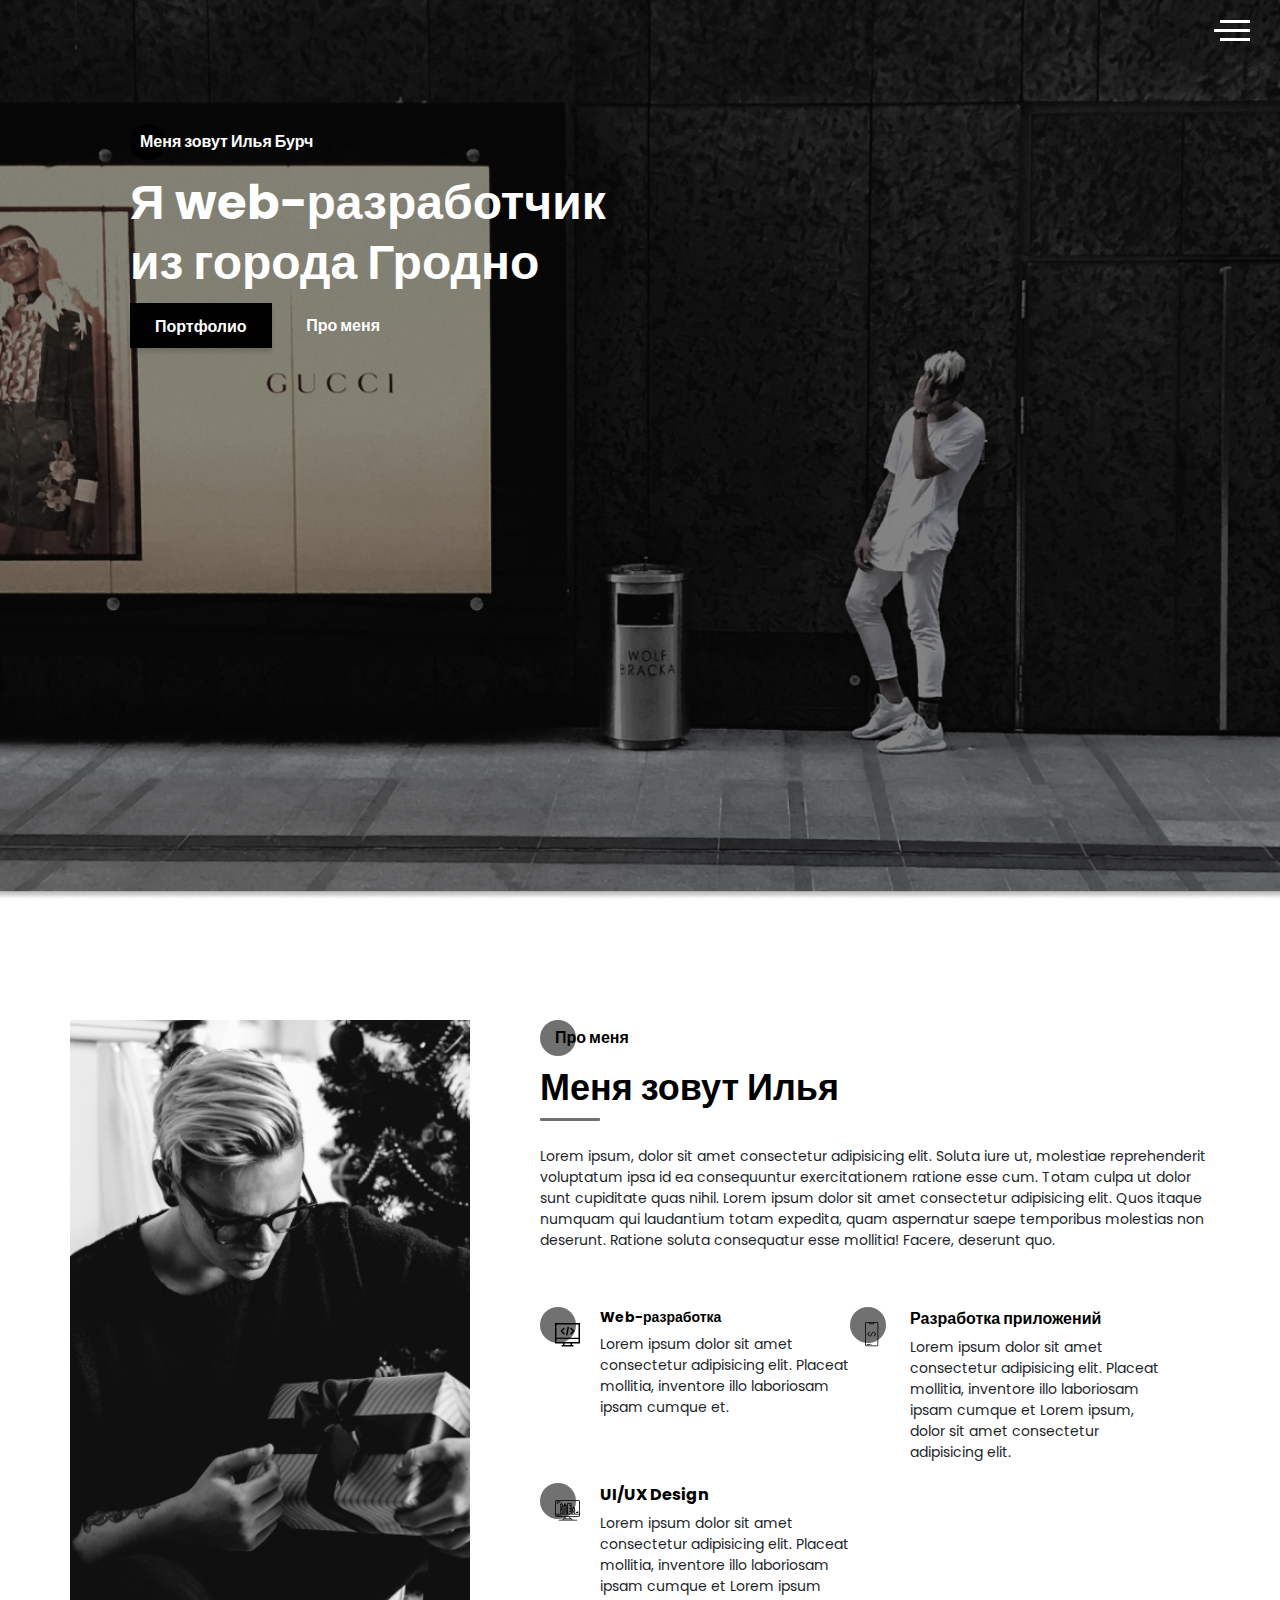
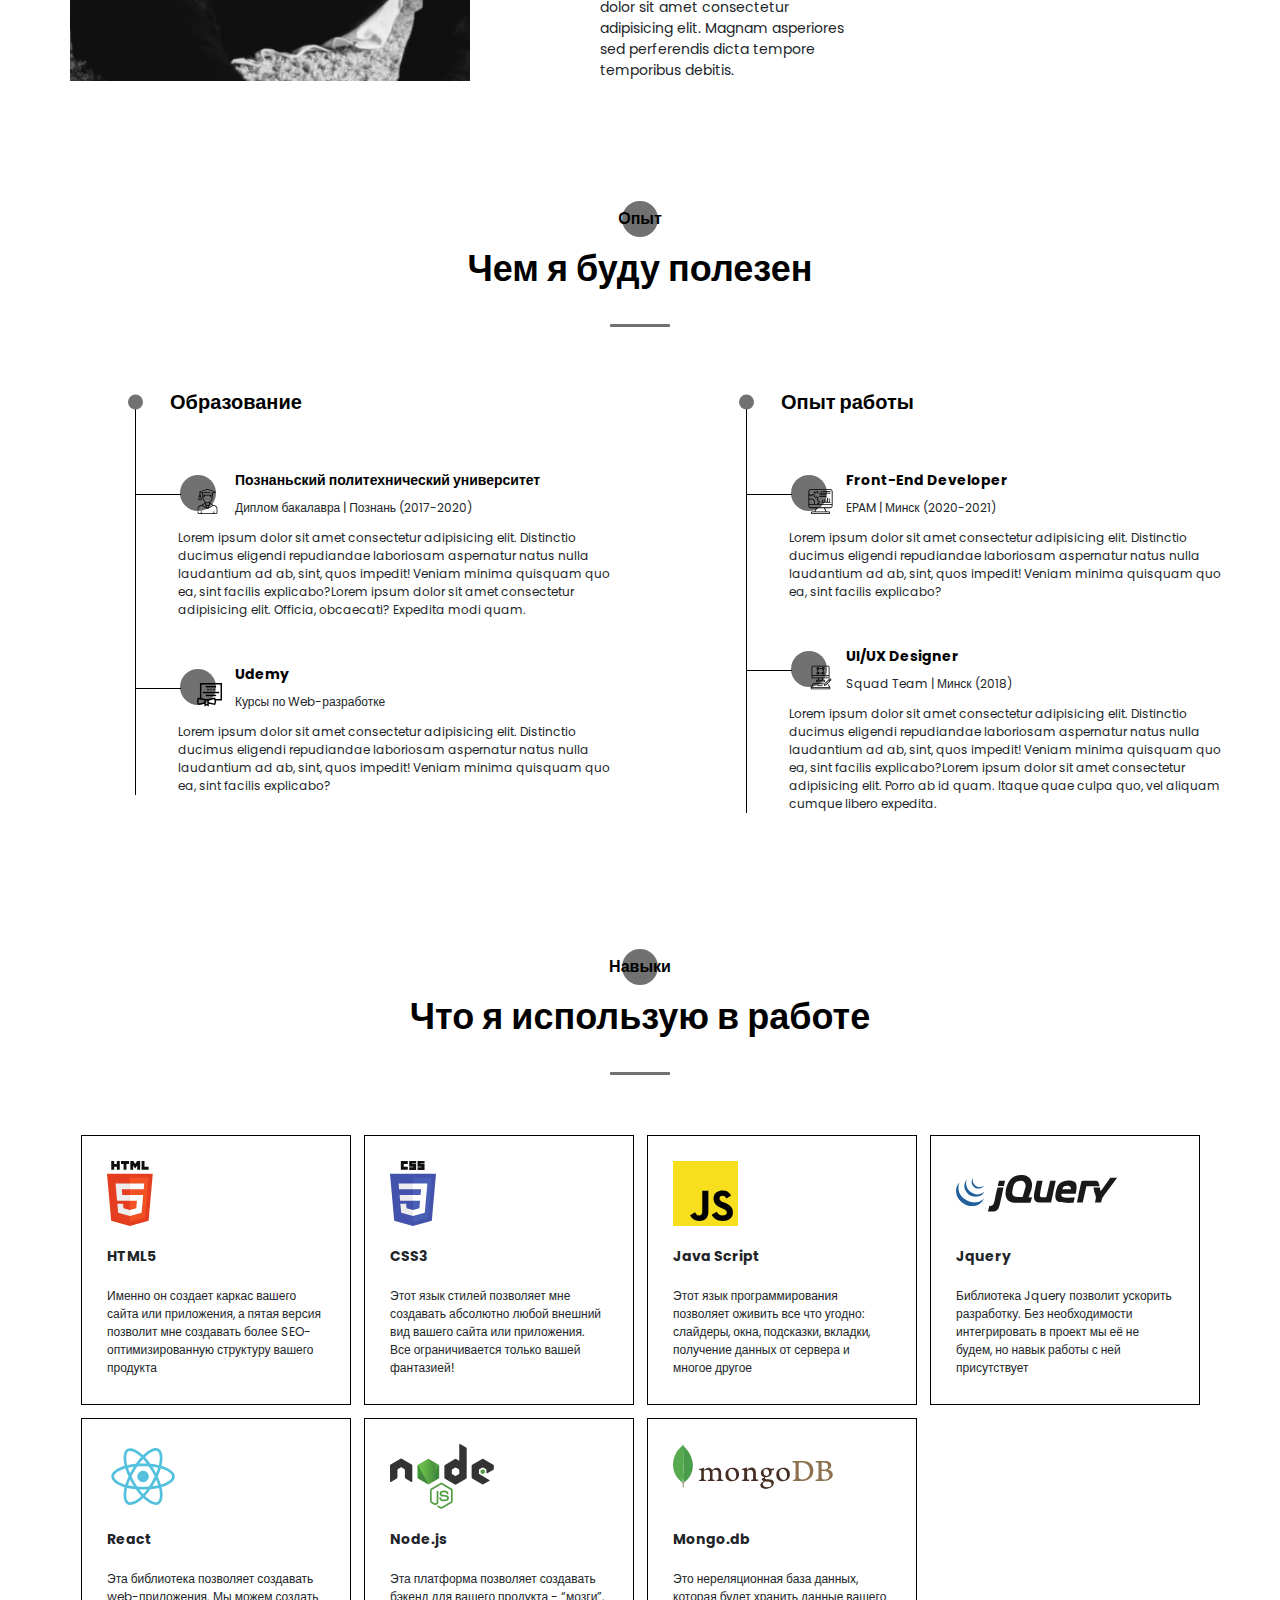
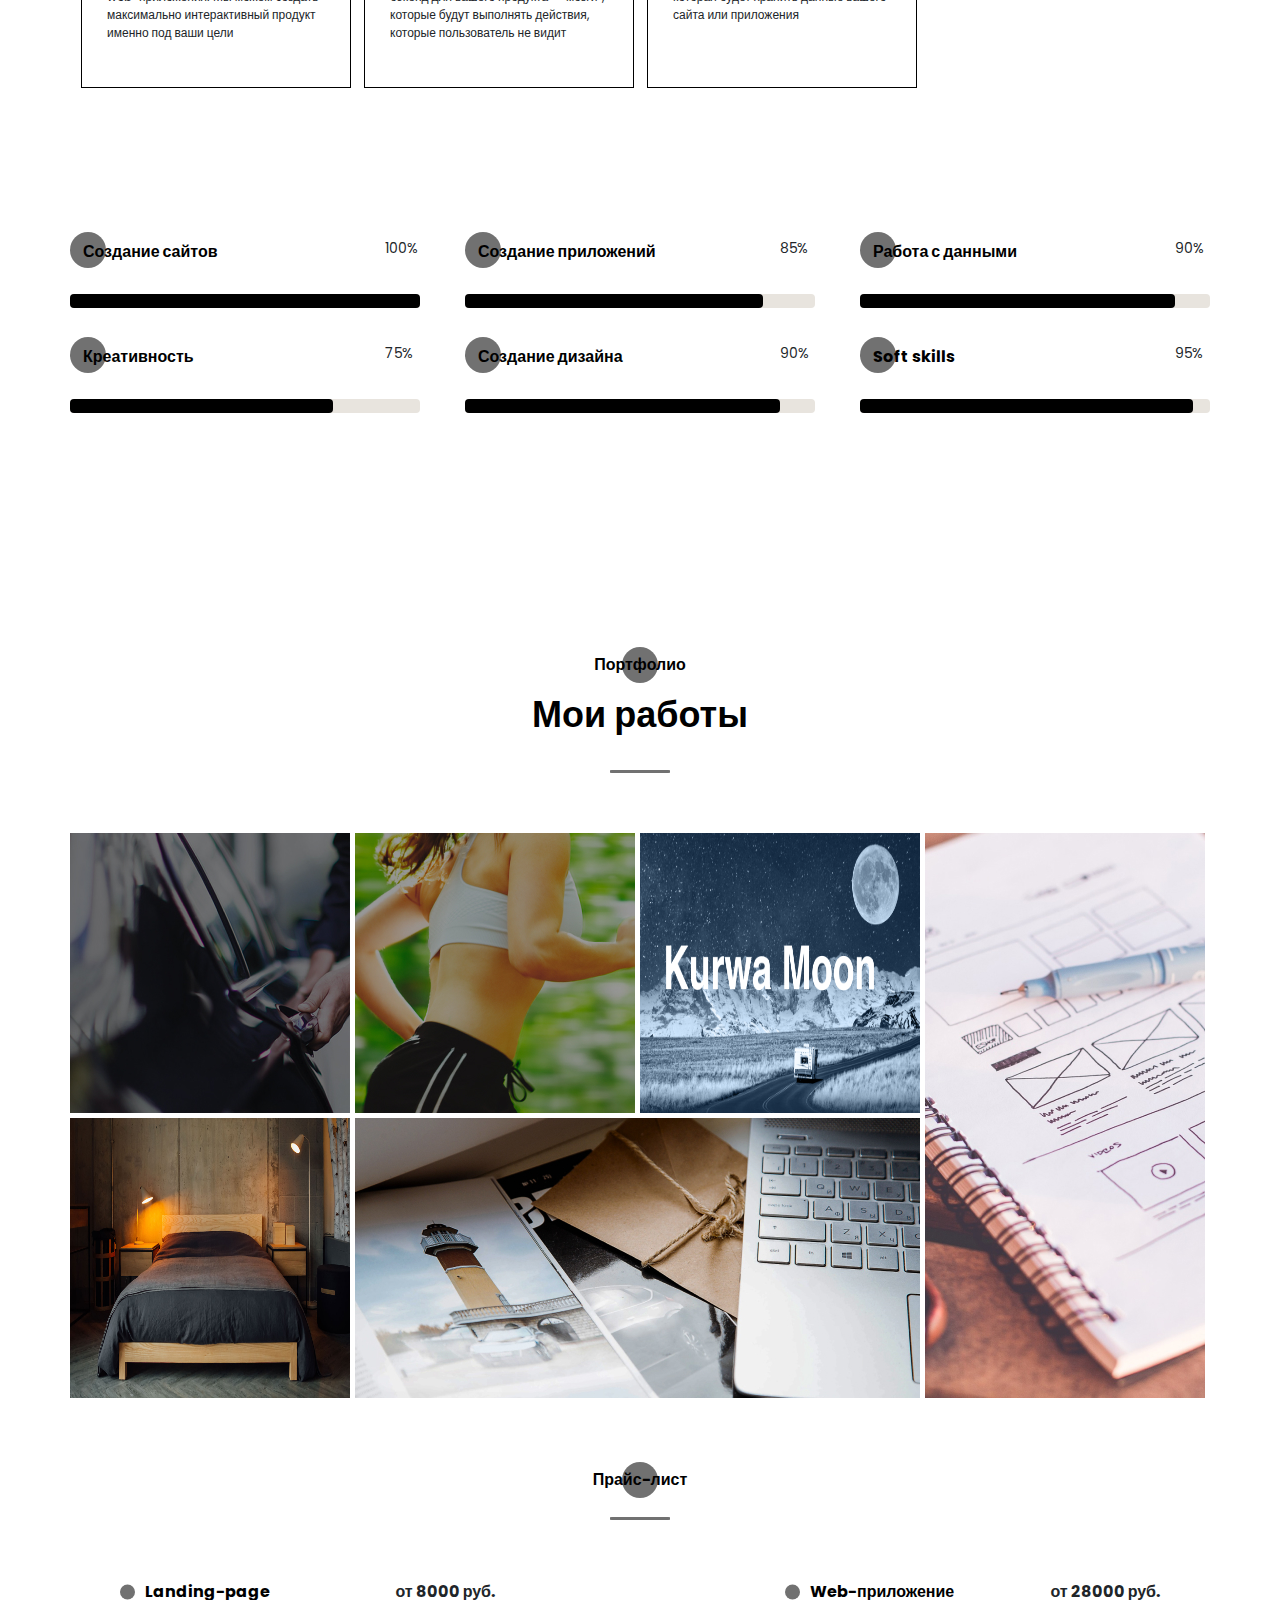
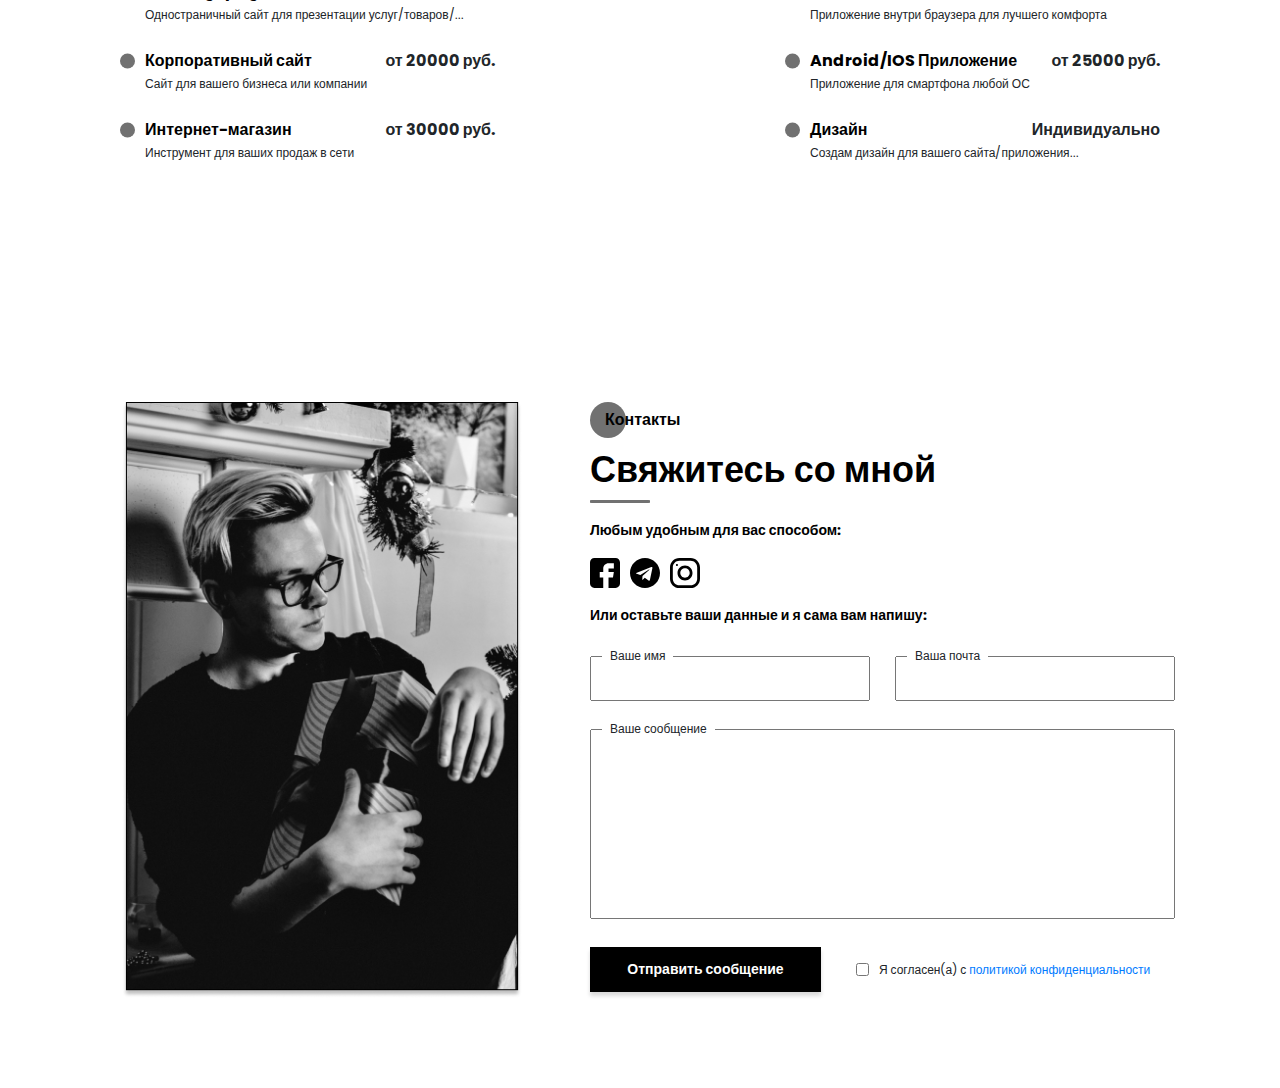
<file: index.html>
<!DOCTYPE html><html lang="ru"><head><meta charset="UTF-8"><meta name="viewport" content="width=device-width,initial-scale=1"><meta http-equiv="X-UA-Compatible" content="ie=edge"><title>KURWAGANG</title><meta name="title" content="Мое портфолио"><meta name="description" content="Здесь вы сможете ознакомиться с моими работами и
    узнать больше обо мне"><!-- Open Graph / Facebook --><meta property="og:type" content="website"><meta property="og:url" content="https://metatags.io/"><meta property="og:title" content="Мое портфолио"><meta property="og:description" content="Здесь вы сможете ознакомиться с моими работами и узнать больше обо мне"><!-- Open Graph / Facebook --><meta property="og:type" content="website"><meta property="og:url" content="https://metatags.io/"><meta property="og:title" content="Meta Tags — Preview, Edit and Generate"><meta property="og:description" content="With Meta Tags you can edit and experiment with your content then preview how your webpage will look on Google, Facebook, Twitter and more!"><meta property="og:image" content="https://metatags.io/assets/meta-tags-16a33a6a8531e519cc0936fbba0ad904e52d35f34a46c97a2c9f6f7dd7d336f2.png"><!-- Twitter --><meta property="twitter:card" content="summary_large_image"><meta property="twitter:url" content="https://metatags.io//"><meta property="twitter:title" content="Meta Tags — Preview, Edit and Generate"><meta property="twitter:description" content="With Meta Tags you can edit and experiment with your content then preview how your webpage will look on Google, Facebook, Twitter and more!"><meta property="twitter:image" content="https://metatags.io/assets/meta-tags-16a33a6a8531e519cc0936fbba0ad904e52d35f34a46c97a2c9f6f7dd7d336f2.png"><!-- Favicon  --><link rel="apple-touch-icon" sizes="57x57" href="icons/favicon//apple-icon-57x57.png"><link rel="apple-touch-icon" sizes="60x60" href="icons/favicon//apple-icon-60x60.png"><link rel="apple-touch-icon" sizes="72x72" href="icons/favicon//apple-icon-72x72.png"><link rel="apple-touch-icon" sizes="76x76" href="icons/favicon//apple-icon-76x76.png"><link rel="apple-touch-icon" sizes="114x114" href="icons/favicon//apple-icon-114x114.png"><link rel="apple-touch-icon" sizes="120x120" href="icons/favicon//apple-icon-120x120.png"><link rel="apple-touch-icon" sizes="144x144" href="icons/favicon//apple-icon-144x144.png"><link rel="apple-touch-icon" sizes="152x152" href="icons/favicon//apple-icon-152x152.png"><link rel="apple-touch-icon" sizes="180x180" href="icons/favicon//apple-icon-180x180.png"><link rel="icon" type="image/png" sizes="192x192" href="icons/favicon//android-icon-192x192.png"><link rel="icon" type="image/png" sizes="32x32" href="icons/favicon//favicon-32x32.png"><link rel="icon" type="image/png" sizes="96x96" href="icons/favicon//favicon-96x96.png"><link rel="icon" type="image/png" sizes="16x16" href="icons/favicon//favicon-16x16.png"><link rel="manifest" href="icons/favicon//manifest.json"><meta name="msapplication-TileColor" content="#ffffff"><meta name="msapplication-TileImage" content="icons/favicon//ms-icon-144x144.png"><meta name="theme-color" content="#ffffff"><link rel="stylesheet" href="css/style.min.css"></head><body><!-- Левая менюшка --><aside class="sidepanel"><a href="#" class="sidepanel__link"><svg width="20" height="20" viewBox="0 0 20 20" fill="none" xmlns="http://www.w3.org/2000/svg"><path d="M-7.46167e-07 2.92969L-1.28061e-07 17.0703C-5.74539e-08 18.6856 1.31439 20 2.92969 20L17.0703 20C18.6856 20 20 18.6856 20 17.0703L20 11.1719L12.9297 11.1719L12.9297 13.5156L9.41406 13.5156L9.41406 11.1719L7.03125 11.1719C5.09262 11.1719 3.51562 9.59488 3.51562 7.65625L3.51562 4.10156L7.03125 4.10156L7.03125 7.65625L9.41406 7.65625L9.41406 4.10156L12.9297 4.6875L12.9297 7.65625L20 7.65625L20 2.92969C20 1.31439 18.6856 -8.16774e-07 17.0703 -7.46167e-07L2.92969 -1.28061e-07C1.31439 -5.74539e-08 -8.16774e-07 1.31439 -7.46167e-07 2.92969Z" fill="white"/></svg> </a><a href="#" class="sidepanel__link"><svg width="20" height="20" viewBox="0 0 20 20" fill="none" xmlns="http://www.w3.org/2000/svg"><path d="M-6.01032e-07 6.25L-2.73196e-07 13.75C-1.22337e-07 17.2012 2.79875 20 6.25 20L13.75 20C17.2013 20 20 17.2012 20 13.75L20 6.25C20 2.79875 17.2012 -7.51891e-07 13.75 -6.01032e-07L6.25 -2.73196e-07C2.79875 -1.22337e-07 -7.51891e-07 2.79875 -6.01032e-07 6.25ZM13.75 1.875C16.1625 1.875 18.125 3.8375 18.125 6.25L18.125 13.75C18.125 16.1625 16.1625 18.125 13.75 18.125L6.25 18.125C3.8375 18.125 1.875 16.1625 1.875 13.75L1.875 6.25C1.875 3.8375 3.8375 1.875 6.25 1.875L13.75 1.875Z" fill="white"/><path d="M5 10C5 12.7612 7.23875 15 10 15C12.7613 15 15 12.7612 15 10C15 7.23875 12.7612 5 10 5C7.23875 5 5 7.23875 5 10ZM13.125 10C13.125 11.7225 11.7225 13.125 10 13.125C8.27625 13.125 6.875 11.7225 6.875 10C6.875 8.2775 8.27625 6.875 10 6.875C11.7225 6.875 13.125 8.2775 13.125 10Z" fill="white"/><path d="M5.29123 4.625C5.29123 4.25704 4.99295 3.95875 4.62499 3.95875C4.25703 3.95875 3.95874 4.25704 3.95874 4.625C3.95874 4.99296 4.25703 5.29125 4.62499 5.29125C4.99295 5.29125 5.29123 4.99296 5.29123 4.625Z" fill="white"/></svg></a><a href="#" class="sidepanel__link"><svg width="19" height="20" viewBox="0 0 19 20" fill="none" xmlns="http://www.w3.org/2000/svg"><path d="M-4.37114e-07 10C-1.95608e-07 15.525 4.36167 20 9.74107 20C14.0457 20 17.6962 17.135 18.9832 13.1625C19.0749 12.6625 18.7734 12.4792 18.5148 12.4792C18.2835 12.4792 17.6706 12.4875 16.8585 12.4917C17.4459 15.2733 15.5517 15.86 15.5517 15.86C14.4274 16.315 14.1267 16.9725 14.1267 16.9725C13.5228 17.8783 13.5352 16.9025 13.5352 16.9025C13.603 15.8983 14.5389 15.3708 14.5389 15.3708C16.0283 14.4792 15.5979 13.03 15.3493 12.4583C14.719 12.3683 14.2903 12.1108 14.0466 11.825C13.8029 14.0458 12.9652 16.38 9.23304 16.38C8.16988 16.38 7.30085 15.9925 6.61933 15.3508C6.37316 15.4633 5.3827 15.8008 4.04116 15.2633C4.04116 15.2633 3.78012 14.4258 5.03988 12.5133C4.82345 11.7133 4.71606 10.8633 4.7111 10.0133C4.71606 9.16333 4.82345 8.31333 5.03988 7.51333C3.78012 5.61333 4.04116 4.77583 4.04116 4.77583C5.3827 4.23833 6.37316 4.57583 6.61933 4.67583C7.30085 4.03833 8.16988 3.65083 9.23304 3.65083C12.9752 3.65083 13.7987 5.98833 14.0383 8.21333C14.3307 7.86333 14.928 7.53833 15.8408 7.53833C17.1444 7.53833 18.1918 7.55083 18.5082 7.55083C18.7635 7.55083 19.0683 7.37583 18.9708 6.86333C17.692 2.8625 14.0391 -6.1367e-07 9.74107 -4.25796e-07C4.36167 -1.90655e-07 -6.7851e-07 4.4775 -4.37114e-07 10Z" fill="white"/></svg></a><div class="sidepanel__divider"></div><div id="social" class="sidepanel__text"><span>Социальные сети</span></div></aside><div class="menu"><!--  Боковая менюшка  --><div class="menu__block"><div class="menu__close"><svg width="29" height="30" viewBox="0 0 29 30" fill="none" xmlns="http://www.w3.org/2000/svg"><path d="M17.1568 14.5231L28.4489 3.23075C29.1837 2.49623 29.1837 1.30861 28.4489 0.574085C27.7144 -0.160437 26.5267 -0.160437 25.7922 0.574085L14.4998 11.8665L3.20781 0.574085C2.47295 -0.160437 1.28567 -0.160437 0.551149 0.574085C-0.183717 1.30861 -0.183717 2.49623 0.551149 3.23075L11.8432 14.5231L0.551149 25.8155C-0.183717 26.55 -0.183717 27.7376 0.551149 28.4721C0.917206 28.8385 1.39852 29.0226 1.87948 29.0226C2.36045 29.0226 2.84141 28.8385 3.20781 28.4721L14.4998 17.1798L25.7922 28.4721C26.1586 28.8385 26.6396 29.0226 27.1205 29.0226C27.6015 29.0226 28.0825 28.8385 28.4489 28.4721C29.1837 27.7376 29.1837 26.55 28.4489 25.8155L17.1568 14.5231Z" fill="white" fill-opacity="0.89"/></svg></div><nav><ul class="menu__list"><li class="menu__link"><a href="#">ПРО МЕНЯ</a></li><li class="menu__link"><a href="#">МОЙ ОПЫТ</a></li><li class="menu__link"><a href="#">МОИ НАВЫКИ</a></li><li class="menu__link"><a href="#">МОИ РАБОТЫ</a></li><li class="menu__link"><a href="#">ПРАЙС-ЛИСТ</a></li><li class="menu__link"><a href="#">КОНТАКТЫ</a></li></ul></nav><div class="menu__social"><a href="#"><svg width="20" height="19" viewBox="0 0 20 19" fill="none" xmlns="http://www.w3.org/2000/svg"><path d="M10 0C4.475 0 0 4.36167 0 9.74107C0 14.0457 2.865 17.6962 6.8375 18.9832C7.3375 19.0749 7.52083 18.7734 7.52083 18.5148C7.52083 18.2835 7.5125 17.6706 7.50833 16.8585C4.72667 17.4459 4.14 15.5517 4.14 15.5517C3.685 14.4274 3.0275 14.1267 3.0275 14.1267C2.12167 13.5228 3.0975 13.5352 3.0975 13.5352C4.10167 13.603 4.62917 14.5389 4.62917 14.5389C5.52083 16.0283 6.97 15.5979 7.54167 15.3493C7.63167 14.719 7.88917 14.2903 8.175 14.0466C5.95417 13.8029 3.62 12.9652 3.62 9.23304C3.62 8.16988 4.0075 7.30085 4.64917 6.61934C4.53667 6.37316 4.19917 5.3827 4.73667 4.04116C4.73667 4.04116 5.57417 3.78012 7.48667 5.03988C8.28667 4.82345 9.13667 4.71606 9.98667 4.7111C10.8367 4.71606 11.6867 4.82345 12.4867 5.03988C14.3867 3.78012 15.2242 4.04116 15.2242 4.04116C15.7617 5.3827 15.4242 6.37316 15.3242 6.61934C15.9617 7.30085 16.3492 8.16988 16.3492 9.23304C16.3492 12.9752 14.0117 13.7987 11.7867 14.0383C12.1367 14.3307 12.4617 14.928 12.4617 15.8408C12.4617 17.1444 12.4492 18.1918 12.4492 18.5082C12.4492 18.7635 12.6242 19.0683 13.1367 18.9708C17.1375 17.692 20 14.0391 20 9.74107C20 4.36167 15.5225 0 10 0Z" fill="white"/></svg> </a><a href=""><svg width="20" height="20" viewBox="0 0 20 20" fill="none" xmlns="http://www.w3.org/2000/svg"><path d="M13.7495 0L6.24951 0C2.79826 0 -0.000488281 2.79875 -0.000488281 6.25L-0.000488281 13.75C-0.000488281 17.2012 2.79826 20 6.24951 20L13.7495 20C17.2008 20 19.9995 17.2012 19.9995 13.75L19.9995 6.25C19.9995 2.79875 17.2008 0 13.7495 0ZM18.1245 13.75C18.1245 16.1625 16.162 18.125 13.7495 18.125L6.24951 18.125C3.83701 18.125 1.87451 16.1625 1.87451 13.75L1.87451 6.25C1.87451 3.8375 3.83701 1.875 6.24951 1.875L13.7495 1.875C16.162 1.875 18.1245 3.8375 18.1245 6.25L18.1245 13.75Z" fill="white"/><path d="M9.99951 5C7.23826 5 4.99951 7.23875 4.99951 10C4.99951 12.7613 7.23826 15 9.99951 15C12.7608 15 14.9995 12.7613 14.9995 10C14.9995 7.23875 12.7608 5 9.99951 5ZM9.99951 13.125C8.27701 13.125 6.87451 11.7225 6.87451 10C6.87451 8.27625 8.27701 6.875 9.99951 6.875C11.722 6.875 13.1245 8.27625 13.1245 10C13.1245 11.7225 11.722 13.125 9.99951 13.125Z" fill="white"/><path d="M15.3745 5.29123C15.7425 5.29123 16.0408 4.99295 16.0408 4.62499C16.0408 4.25703 15.7425 3.95874 15.3745 3.95874C15.0065 3.95874 14.7083 4.25703 14.7083 4.62499C14.7083 4.99295 15.0065 5.29123 15.3745 5.29123Z" fill="white"/></svg> </a><a href="#"><svg width="20" height="20" viewBox="0 0 20 20" fill="none" xmlns="http://www.w3.org/2000/svg"><path d="M17.0698 0L2.9292 0C1.3139 0 -0.000488281 1.31439 -0.000488281 2.92969L-0.000488281 17.0703C-0.000488281 18.6856 1.3139 20 2.9292 20L8.82764 20L8.82764 12.9297L6.48389 12.9297L6.48389 9.41406L8.82764 9.41406L8.82764 7.03125C8.82764 5.09262 10.4046 3.51563 12.3433 3.51563L15.8979 3.51563L15.8979 7.03125L12.3433 7.03125L12.3433 9.41406L15.8979 9.41406L15.312 12.9297L12.3433 12.9297L12.3433 20L17.0698 20C18.6851 20 19.9995 18.6856 19.9995 17.0703L19.9995 2.92969C19.9995 1.31439 18.6851 0 17.0698 0Z" fill="white"/></svg></a></div></div><div class="menu__overlay"></div></div><section class="promo"><div class="hamburger"><span></span> <span class="long"></span> <span></span></div><div class="container"><div class="title title_fz16 promo__subtitle">Меня зовут Илья Бурч</div><h1 class="title title_fz48 promo__title animate__animated animate__fadeInUp wow" data-wow-duration="1.2s" data-wow-delay="1s">Я web-разработчик из города Гродно</h1><div class="promo__btns"><a href="#" class="promo__link btn">Портфолио</a> <a href="#" class="promo__link">Про меня</a></div></div></section><section class="about"><div class="container"><div class="about__wrapper"><div class="about__photo"><img src="img/Photo.png" alt="My photo"></div><div class="about__descr"><h2 class="title title_fz16 title_fz16_black about__title">Про меня</h2><div class="title title_fz36 title_fz36_black about__subtitle">Меня зовут Илья</div><div class="divider"></div><p class="about__text">Lorem ipsum, dolor sit amet consectetur adipisicing elit. Soluta iure ut, molestiae reprehenderit voluptatum ipsa id ea consequuntur exercitationem ratione esse cum. Totam culpa ut dolor sunt cupiditate quas nihil. Lorem ipsum dolor sit amet consectetur adipisicing elit. Quos itaque numquam qui laudantium totam expedita, quam aspernatur saepe temporibus molestias non deserunt. Ratione soluta consequatur esse mollitia! Facere, deserunt quo.</p></div><div class="about__skills"><div class="about__skills-item"><div class="about__skills-circle"><img src="icons/about_me/web_development.svg" alt="web-dev"></div><div><div class="title title_fz14 title_fz14_black">Web-разработка</div><div class="about__skills-text">Lorem ipsum dolor sit amet consectetur adipisicing elit. Placeat mollitia, inventore illo laboriosam ipsam cumque et.</div></div></div><div class="about__skills-item"><div class="about__skills-circle"><img src="icons/about_me/mobile_dev.svg" alt="mob-dev"></div><div><div class="tittle tittle_fz14 title_fz14_black">Разработка приложений</div><div class="about__skills-text">Lorem ipsum dolor sit amet consectetur adipisicing elit. Placeat mollitia, inventore illo laboriosam ipsam cumque et Lorem ipsum, dolor sit amet consectetur adipisicing elit.</div></div></div><div class="about__skills-item"><div class="about__skills-circle"><img src="icons/about_me/design.svg" alt="design"></div><div><div class="tittle tittle_fz14 title_fz14_black">UI/UX Design</div><div class="about__skills-text">Lorem ipsum dolor sit amet consectetur adipisicing elit. Placeat mollitia, inventore illo laboriosam ipsam cumque et Lorem ipsum dolor sit amet consectetur adipisicing elit. Magnam asperiores sed perferendis dicta tempore temporibus debitis.</div></div></div></div></div></div></section><section class="resume"><div class="container"><h2 class="title title_fz16 title_fz16_black resume__title animate__animated animate__fadeInUp wow" data-wow-duration="1.2s" data-wow-delay="0.8s">Опыт</h2><div class="title title_fz36 title_fz36_black resume__subtitle animate__animated animate__fadeInUp wow" data-wow-duration="1.2s" data-wow-delay="1s">Чем я буду полезен</div><div class="divider"></div><div class="resume__wrapper"><div class="resume__column animate__animated animate__fadeInUp wow" data-wow-duration="1.2s" data-wow-delay="0.7s"><h3 class="title title_fz20 title_fz20_black resume__column-title">Образование</h3><ul><li><div class="resume__item"><div class="resume__item-head"><div class="resume__item-icon"><img src="icons/experience/university.svg" alt="university"></div><h4 class="title title_fz14 title_fz14_black">Познаньский политехнический университет</h4><div class="resume__item-location">Диплом бакалавра | Познань (2017-2020)</div></div></div><div class="resume__item-body">Lorem ipsum dolor sit amet consectetur adipisicing elit. Distinctio ducimus eligendi repudiandae laboriosam aspernatur natus nulla laudantium ad ab, sint, quos impedit! Veniam minima quisquam quo ea, sint facilis explicabo?Lorem ipsum dolor sit amet consectetur adipisicing elit. Officia, obcaecati? Expedita modi quam.</div></li><li><div class="resume__item"><div class="resume__item-head"><div class="resume__item-icon"><img src="icons/experience/courses.svg" alt="dev"></div><h4 class="title title_fz14 title_fz14_black">Udemy</h4><div class="resume__item-location">Курсы по Web-разработке</div></div></div><div class="resume__item-body">Lorem ipsum dolor sit amet consectetur adipisicing elit. Distinctio ducimus eligendi repudiandae laboriosam aspernatur natus nulla laudantium ad ab, sint, quos impedit! Veniam minima quisquam quo ea, sint facilis explicabo?</div></li></ul></div><div class="resume__column"><h3 class="title title_fz20 title_fz20_black resume__column-title">Опыт работы</h3><ul><li><div class="resume__item"><div class="resume__item-head"><div class="resume__item-icon"><img src="icons/experience/developer.svg" alt="work"></div><h4 class="title title_fz14 title_fz14_black">Front-End Developer</h4><div class="resume__item-location">EPAM | Минск (2020-2021)</div></div></div><div class="resume__item-body">Lorem ipsum dolor sit amet consectetur adipisicing elit. Distinctio ducimus eligendi repudiandae laboriosam aspernatur natus nulla laudantium ad ab, sint, quos impedit! Veniam minima quisquam quo ea, sint facilis explicabo?</div></li><li><div class="resume__item"><div class="resume__item-head"><div class="resume__item-icon"><img src="icons/experience/designer.svg" alt="university"></div><h4 class="title title_fz14 title_fz14_black">UI/UX Designer</h4><div class="resume__item-location">Squad Team | Минск (2018)</div></div></div><div class="resume__item-body">Lorem ipsum dolor sit amet consectetur adipisicing elit. Distinctio ducimus eligendi repudiandae laboriosam aspernatur natus nulla laudantium ad ab, sint, quos impedit! Veniam minima quisquam quo ea, sint facilis explicabo?Lorem ipsum dolor sit amet consectetur adipisicing elit. Porro ab id quam. Itaque quae culpa quo, vel aliquam cumque libero expedita.</div></li></ul></div><div class="resume__column"></div></div></div></section><section class="skill"><div class="container"><h2 class="title title_fz16 title_fz16_black skill__title">Навыки</h2><div class="title title_fz36 title_fz36_black skill__subtitle">Что я использую в работе</div><div class="divider"></div><div class="skill__wrapper"><div class="skill__item"><div class="skill__item-icon"><img src="icons/skills/html5.svg" alt="html5"></div><div class="skill__item-title">HTML5</div><div class="skill__item-text">Именно он создает каркас вашего сайта или приложения, а пятая версия позволит мне создавать более SEO-оптимизированную структуру вашего продукта</div></div><div class="skill__item"><div class="skill__item-icon"><img src="icons/skills/css3.svg" alt="css3"></div><div class="skill__item-title">CSS3</div><div class="skill__item-text">Этот язык стилей позволяет мне создавать абсолютно любой внешний вид вашего сайта или приложения. Все ограничивается только вашей фантазией!</div></div><div class="skill__item"><div class="skill__item-icon"><img src="icons/skills/js.svg" alt="JS"></div><div class="skill__item-title">Java Script</div><div class="skill__item-text">Этот язык программирования позволяет оживить все что угодно: слайдеры, окна, подсказки, вкладки, получение данных от сервера и многое другое</div></div><div class="skill__item"><div id="jquery" class="skill__item-icon"><img src="icons/skills/jquery.svg" alt="jquery"></div><div class="skill__item-title">Jquery</div><div class="skill__item-text">Библиотека Jquery позволит ускорить разработку. Без необходимости интегрировать в проект мы её не будем, но навык работы с ней присутствует</div></div><div class="skill__item"><div class="skill__item-icon"><img src="icons/skills/react.svg" alt="react"></div><div class="skill__item-title">React</div><div class="skill__item-text">Эта библиотека позволяет создавать web-приложения. Мы можем создать максимально интерактивный продукт именно под ваши цели</div></div><div class="skill__item"><div class="skill__item-icon"><img src="icons/skills/node.js.svg" alt="node"></div><div class="skill__item-title">Node.js</div><div class="skill__item-text">Эта платформа позволяет создавать бэкенд для вашего продукта - “мозги”, которые будут выполнять действия, которые пользователь не видит</div></div><div class="skill__item"><div class="skill__item-icon"><img src="icons/skills/mongo.db.svg" alt="mongo"></div><div class="skill__item-title">Mongo.db</div><div class="skill__item-text">Это нереляционная база данных, которая будет хранить данные вашего сайта или приложения</div></div></div></div></section><div class="skills"><div class="container"><div class="skills__ratings"><div class="skills__ratings-item"><div class="title title_fz14_black skills__ratings-title">Создание сайтов</div><div class="skills__ratings-counter">100%</div><div class="skills__ratings-line"><span></span></div></div><div class="skills__ratings-item"><div class="title title_fz14_black skills__ratings-title">Создание приложений</div><div class="skills__ratings-counter">85%</div><div class="skills__ratings-line"><span></span></div></div><div class="skills__ratings-item"><div class="title title_fz14_black skills__ratings-title">Работа с данными</div><div class="skills__ratings-counter">90%</div><div class="skills__ratings-line"><span></span></div></div><div class="skills__ratings-item"><div class="title title_fz14_black skills__ratings-title">Креативность</div><div class="skills__ratings-counter">75%</div><div class="skills__ratings-line"><span></span></div></div><div class="skills__ratings-item"><div class="title title_fz14_black skills__ratings-title">Создание дизайна</div><div class="skills__ratings-counter">90%</div><div class="skills__ratings-line"><span></span></div></div><div class="skills__ratings-item"><div class="title title_fz14_black skills__ratings-title">Soft skills</div><div class="skills__ratings-counter">95%</div><div class="skills__ratings-line"><span></span></div></div></div></div></div><section class="portfolio"><div class="container"><h2 class="title title_fz16 title_fz16_black portfolio__title">Портфолио</h2><div class="title title_fz36 title_fz36_black portfolio__subtitle">Мои работы</div><div class="divider"></div><div class="portfolio__wrapper"><a href="bise_bise/bise.html" class="portfolio__item"><img src="img/works/uber.jpg" alt="uber"> </a><a href="#" class="portfolio__item"><img src="img/works/pulse.jpg" alt="pulse"> </a><a href="parallax/parallax.html" class="portfolio__item"><img src="img/works/kurwammoon.png" alt="bread"> </a><a href="#" class="portfolio__item vertical"><img src="img/works/plans.jpg" alt="plans"> </a><a href="woodtech/woodtech.html" class="portfolio__item"><img src="woodtech/images/portfolio/interior-3.jpg" alt="ipad"> </a><a href="#" class="portfolio__item horizontal"><img src="img/works/mac.jpg" alt="mac"></a></div></div></section><section class="price"><div class="container"><h2 class="title title_fz16 title_fz16_black price__title">Прайс-лист</h2><div class="divider"></div><div class="price__wrapper"><div class="price__item"><div class="title title_fz14_black price__item-title">Landing-page</div><div class="price__item-counter">от 8000 руб.</div><div class="price__item-text">Одностраничный сайт для презентации услуг/товаров/...</div></div><div class="price__item"><div class="title title_fz14_black price__item-title">Web-приложение</div><div class="price__item-counter">от 28000 руб.</div><div class="price__item-text">Приложение внутри браузера для лучшего комфорта</div></div><div class="price__item"><div class="title title_fz14_black price__item-title">Корпоративный сайт</div><div class="price__item-counter">от 20000 руб.</div><div class="price__item-text">Сайт для вашего бизнеса или компании</div></div><div class="price__item"><div class="title title_fz14_black price__item-title">Android/IOS Приложение</div><div class="price__item-counter">от 25000 руб.</div><div class="price__item-text">Приложение для смартфона любой ОС</div></div><div class="price__item"><div class="title title_fz14_black price__item-title">Интернет-магазин</div><div class="price__item-counter">от 30000 руб.</div><div class="price__item-text">Инструмент для ваших продаж в сети</div></div><div class="price__item"><div class="title title_fz14_black price__item-title">Дизайн</div><div class="price__item-counter">Индивидуально</div><div class="price__item-text">Создам дизайн для вашего сайта/приложения...</div></div></div></div></section><section class="contacts"><div class="container"><div class="contacts__wrapper"><div class="contacts__photo"><img src="img/Photo_2.png" alt="Photo2"></div><div class="contacts__descr"><div class="contacts__descr"><h2 class="title title_fz16 title_fz16_black contacts__title">Контакты</h2><div class="title title_fz36 title_fz36_black contacts__subtitle">Свяжитесь со мной</div><div class="divider"></div><div class="title title_fz14 title_fz14_black contacts__text">Любым удобным для вас способом:</div><div class="contacts__social"><a href="#" class="contacts__link"><img src="icons/social/black/Facebook.svg" alt="facebook"></a><a href="#" class="contacts__link"><img src="icons/social/black/Telegram.svg" alt="telegram"></a><a href="#" class="contacts__link"><img src="icons/social/black/Instagram.svg" alt="instagram"></a></div><div class="title title_fz14 title_fz14_black contacts__text">Или оставьте ваши данные и я сама вам напишу:</div><form action="#" class="contacts__form"><div class="contacts__input"><input required name="name" id="name" type="text"> <label for="name">Ваше имя</label></div><div class="contacts__input"><input requir ed name="email" id="email" type="text"> <label for="email">Ваша почта</label></div><div class="contacts__textarea"><textarea name="text" id="text"></textarea> <label for="text">Ваше сообщение</label></div><div class="contacts__triggers"><button class="contacts__btn btn">Отправить сообщение</button><div class="contacts__policy"><input required type="checkbox"> <span>Я согласен(а) с <a href="/policy.html">политикой конфиденциальности</a></span></div></div></form></div></div></div></div></section><script src="js/script.js"></script></body></html>
</file>
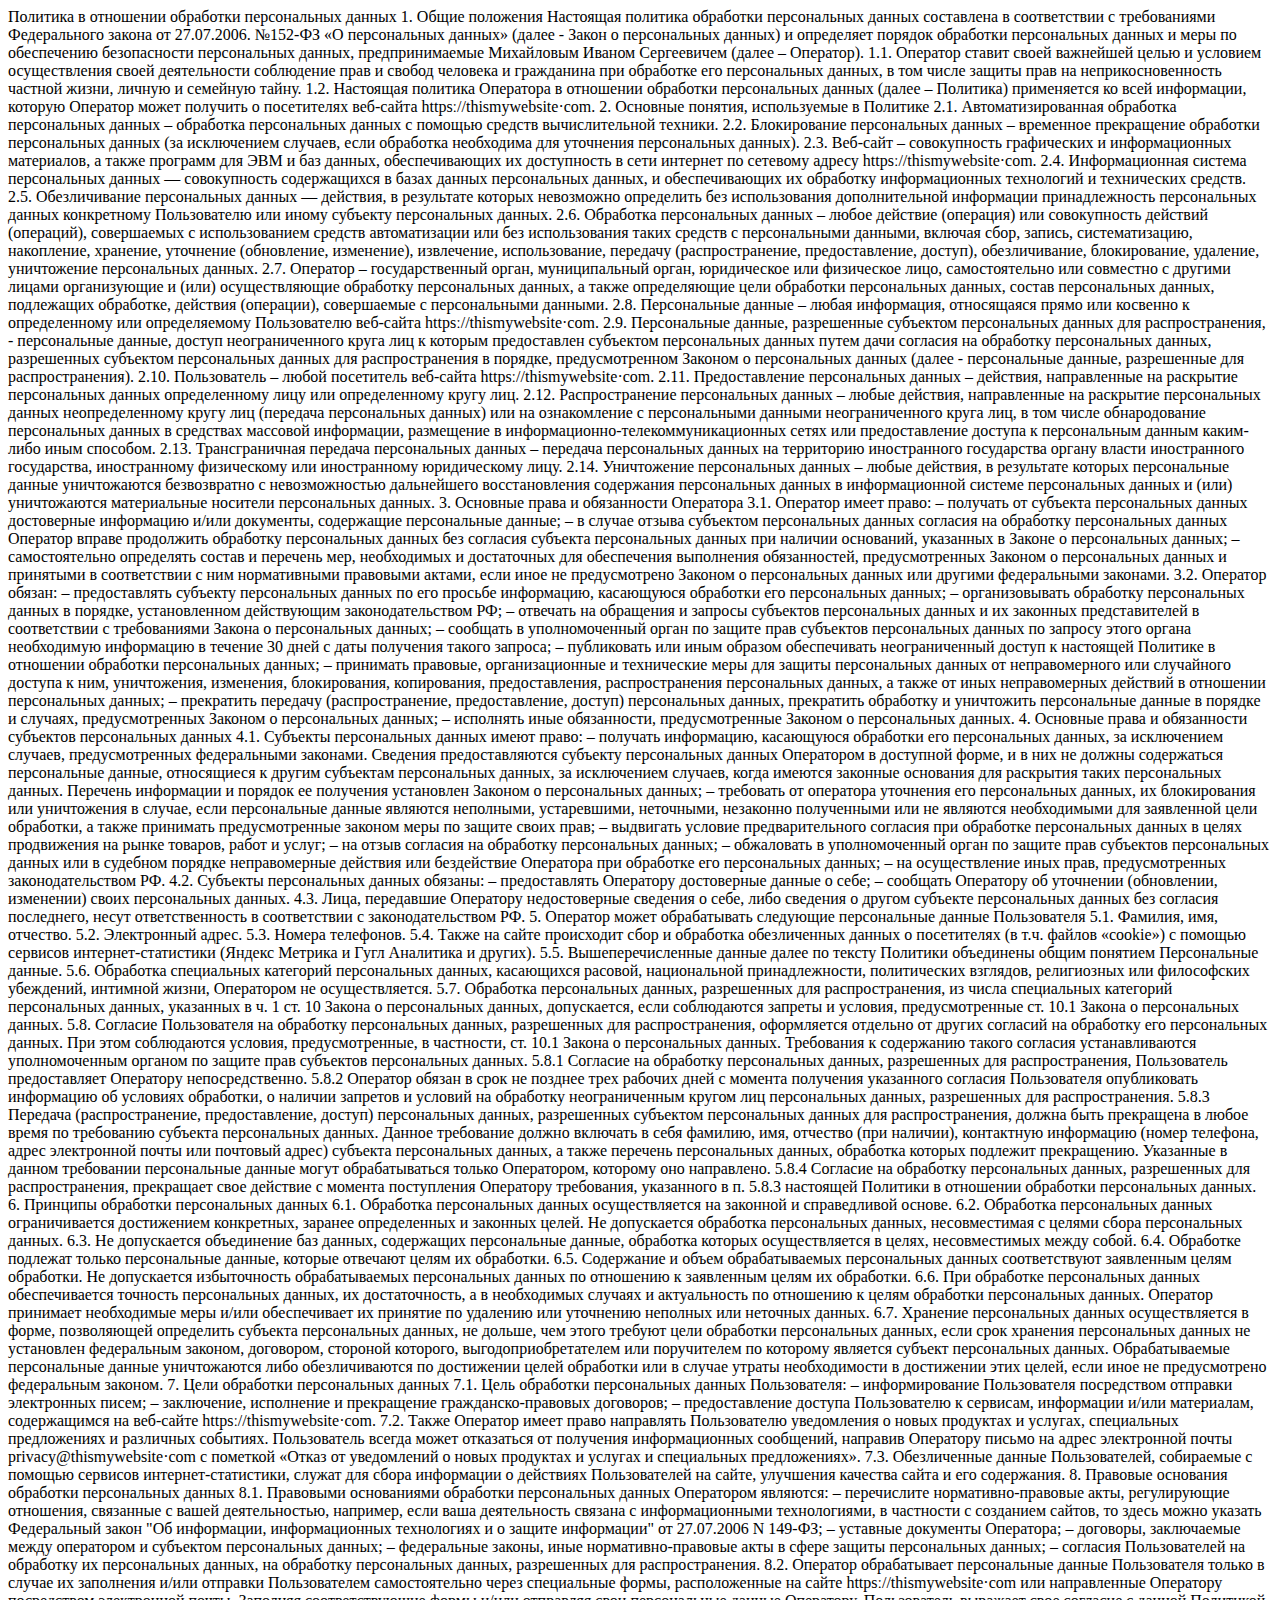
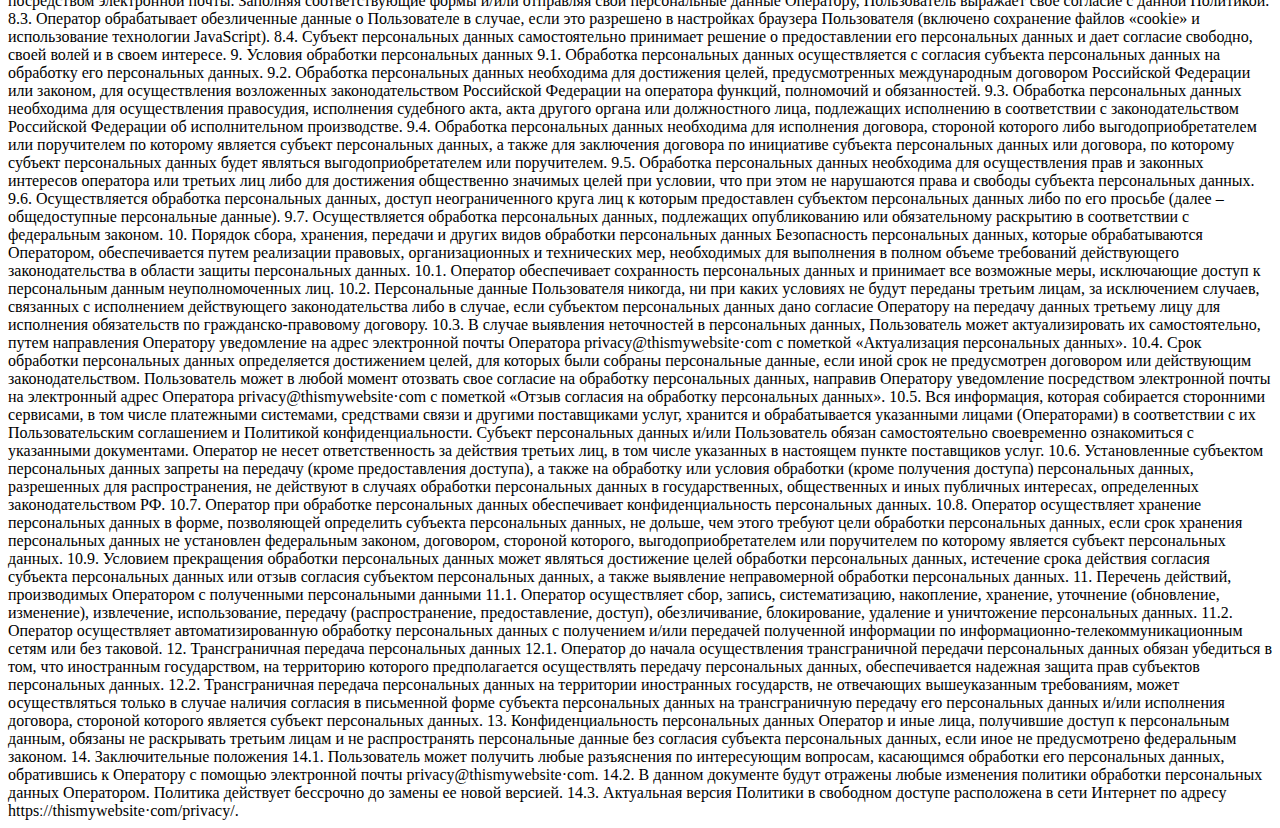
<file: policy.html>
<!DOCTYPE html><html lang="en"><head><meta charset="UTF-8"><meta http-equiv="X-UA-Compatible" content="IE=edge"><meta name="viewport" content="width=device-width,initial-scale=1"><title>Policy</title></head><body>Политика в отношении обработки персональных данных 1. Общие положения Настоящая политика обработки персональных данных составлена в соответствии с требованиями Федерального закона от 27.07.2006. №152-ФЗ «О персональных данных» (далее - Закон о персональных данных) и определяет порядок обработки персональных данных и меры по обеспечению безопасности персональных данных, предпринимаемые Михайловым Иваном Сергеевичем (далее – Оператор). 1.1. Оператор ставит своей важнейшей целью и условием осуществления своей деятельности соблюдение прав и свобод человека и гражданина при обработке его персональных данных, в том числе защиты прав на неприкосновенность частной жизни, личную и семейную тайну. 1.2. Настоящая политика Оператора в отношении обработки персональных данных (далее – Политика) применяется ко всей информации, которую Оператор может получить о посетителях веб-сайта httpsː//thismywebsite·com. 2. Основные понятия, используемые в Политике 2.1. Автоматизированная обработка персональных данных – обработка персональных данных с помощью средств вычислительной техники. 2.2. Блокирование персональных данных – временное прекращение обработки персональных данных (за исключением случаев, если обработка необходима для уточнения персональных данных). 2.3. Веб-сайт – совокупность графических и информационных материалов, а также программ для ЭВМ и баз данных, обеспечивающих их доступность в сети интернет по сетевому адресу httpsː//thismywebsite·com. 2.4. Информационная система персональных данных — совокупность содержащихся в базах данных персональных данных, и обеспечивающих их обработку информационных технологий и технических средств. 2.5. Обезличивание персональных данных — действия, в результате которых невозможно определить без использования дополнительной информации принадлежность персональных данных конкретному Пользователю или иному субъекту персональных данных. 2.6. Обработка персональных данных – любое действие (операция) или совокупность действий (операций), совершаемых с использованием средств автоматизации или без использования таких средств с персональными данными, включая сбор, запись, систематизацию, накопление, хранение, уточнение (обновление, изменение), извлечение, использование, передачу (распространение, предоставление, доступ), обезличивание, блокирование, удаление, уничтожение персональных данных. 2.7. Оператор – государственный орган, муниципальный орган, юридическое или физическое лицо, самостоятельно или совместно с другими лицами организующие и (или) осуществляющие обработку персональных данных, а также определяющие цели обработки персональных данных, состав персональных данных, подлежащих обработке, действия (операции), совершаемые с персональными данными. 2.8. Персональные данные – любая информация, относящаяся прямо или косвенно к определенному или определяемому Пользователю веб-сайта httpsː//thismywebsite·com. 2.9. Персональные данные, разрешенные субъектом персональных данных для распространения, - персональные данные, доступ неограниченного круга лиц к которым предоставлен субъектом персональных данных путем дачи согласия на обработку персональных данных, разрешенных субъектом персональных данных для распространения в порядке, предусмотренном Законом о персональных данных (далее - персональные данные, разрешенные для распространения). 2.10. Пользователь – любой посетитель веб-сайта httpsː//thismywebsite·com. 2.11. Предоставление персональных данных – действия, направленные на раскрытие персональных данных определенному лицу или определенному кругу лиц. 2.12. Распространение персональных данных – любые действия, направленные на раскрытие персональных данных неопределенному кругу лиц (передача персональных данных) или на ознакомление с персональными данными неограниченного круга лиц, в том числе обнародование персональных данных в средствах массовой информации, размещение в информационно-телекоммуникационных сетях или предоставление доступа к персональным данным каким-либо иным способом. 2.13. Трансграничная передача персональных данных – передача персональных данных на территорию иностранного государства органу власти иностранного государства, иностранному физическому или иностранному юридическому лицу. 2.14. Уничтожение персональных данных – любые действия, в результате которых персональные данные уничтожаются безвозвратно с невозможностью дальнейшего восстановления содержания персональных данных в информационной системе персональных данных и (или) уничтожаются материальные носители персональных данных. 3. Основные права и обязанности Оператора 3.1. Оператор имеет право: – получать от субъекта персональных данных достоверные информацию и/или документы, содержащие персональные данные; – в случае отзыва субъектом персональных данных согласия на обработку персональных данных Оператор вправе продолжить обработку персональных данных без согласия субъекта персональных данных при наличии оснований, указанных в Законе о персональных данных; – самостоятельно определять состав и перечень мер, необходимых и достаточных для обеспечения выполнения обязанностей, предусмотренных Законом о персональных данных и принятыми в соответствии с ним нормативными правовыми актами, если иное не предусмотрено Законом о персональных данных или другими федеральными законами. 3.2. Оператор обязан: – предоставлять субъекту персональных данных по его просьбе информацию, касающуюся обработки его персональных данных; – организовывать обработку персональных данных в порядке, установленном действующим законодательством РФ; – отвечать на обращения и запросы субъектов персональных данных и их законных представителей в соответствии с требованиями Закона о персональных данных; – сообщать в уполномоченный орган по защите прав субъектов персональных данных по запросу этого органа необходимую информацию в течение 30 дней с даты получения такого запроса; – публиковать или иным образом обеспечивать неограниченный доступ к настоящей Политике в отношении обработки персональных данных; – принимать правовые, организационные и технические меры для защиты персональных данных от неправомерного или случайного доступа к ним, уничтожения, изменения, блокирования, копирования, предоставления, распространения персональных данных, а также от иных неправомерных действий в отношении персональных данных; – прекратить передачу (распространение, предоставление, доступ) персональных данных, прекратить обработку и уничтожить персональные данные в порядке и случаях, предусмотренных Законом о персональных данных; – исполнять иные обязанности, предусмотренные Законом о персональных данных. 4. Основные права и обязанности субъектов персональных данных 4.1. Субъекты персональных данных имеют право: – получать информацию, касающуюся обработки его персональных данных, за исключением случаев, предусмотренных федеральными законами. Сведения предоставляются субъекту персональных данных Оператором в доступной форме, и в них не должны содержаться персональные данные, относящиеся к другим субъектам персональных данных, за исключением случаев, когда имеются законные основания для раскрытия таких персональных данных. Перечень информации и порядок ее получения установлен Законом о персональных данных; – требовать от оператора уточнения его персональных данных, их блокирования или уничтожения в случае, если персональные данные являются неполными, устаревшими, неточными, незаконно полученными или не являются необходимыми для заявленной цели обработки, а также принимать предусмотренные законом меры по защите своих прав; – выдвигать условие предварительного согласия при обработке персональных данных в целях продвижения на рынке товаров, работ и услуг; – на отзыв согласия на обработку персональных данных; – обжаловать в уполномоченный орган по защите прав субъектов персональных данных или в судебном порядке неправомерные действия или бездействие Оператора при обработке его персональных данных; – на осуществление иных прав, предусмотренных законодательством РФ. 4.2. Субъекты персональных данных обязаны: – предоставлять Оператору достоверные данные о себе; – сообщать Оператору об уточнении (обновлении, изменении) своих персональных данных. 4.3. Лица, передавшие Оператору недостоверные сведения о себе, либо сведения о другом субъекте персональных данных без согласия последнего, несут ответственность в соответствии с законодательством РФ. 5. Оператор может обрабатывать следующие персональные данные Пользователя 5.1. Фамилия, имя, отчество. 5.2. Электронный адрес. 5.3. Номера телефонов. 5.4. Также на сайте происходит сбор и обработка обезличенных данных о посетителях (в т.ч. файлов «cookie») с помощью сервисов интернет-статистики (Яндекс Метрика и Гугл Аналитика и других). 5.5. Вышеперечисленные данные далее по тексту Политики объединены общим понятием Персональные данные. 5.6. Обработка специальных категорий персональных данных, касающихся расовой, национальной принадлежности, политических взглядов, религиозных или философских убеждений, интимной жизни, Оператором не осуществляется. 5.7. Обработка персональных данных, разрешенных для распространения, из числа специальных категорий персональных данных, указанных в ч. 1 ст. 10 Закона о персональных данных, допускается, если соблюдаются запреты и условия, предусмотренные ст. 10.1 Закона о персональных данных. 5.8. Согласие Пользователя на обработку персональных данных, разрешенных для распространения, оформляется отдельно от других согласий на обработку его персональных данных. При этом соблюдаются условия, предусмотренные, в частности, ст. 10.1 Закона о персональных данных. Требования к содержанию такого согласия устанавливаются уполномоченным органом по защите прав субъектов персональных данных. 5.8.1 Согласие на обработку персональных данных, разрешенных для распространения, Пользователь предоставляет Оператору непосредственно. 5.8.2 Оператор обязан в срок не позднее трех рабочих дней с момента получения указанного согласия Пользователя опубликовать информацию об условиях обработки, о наличии запретов и условий на обработку неограниченным кругом лиц персональных данных, разрешенных для распространения. 5.8.3 Передача (распространение, предоставление, доступ) персональных данных, разрешенных субъектом персональных данных для распространения, должна быть прекращена в любое время по требованию субъекта персональных данных. Данное требование должно включать в себя фамилию, имя, отчество (при наличии), контактную информацию (номер телефона, адрес электронной почты или почтовый адрес) субъекта персональных данных, а также перечень персональных данных, обработка которых подлежит прекращению. Указанные в данном требовании персональные данные могут обрабатываться только Оператором, которому оно направлено. 5.8.4 Согласие на обработку персональных данных, разрешенных для распространения, прекращает свое действие с момента поступления Оператору требования, указанного в п. 5.8.3 настоящей Политики в отношении обработки персональных данных. 6. Принципы обработки персональных данных 6.1. Обработка персональных данных осуществляется на законной и справедливой основе. 6.2. Обработка персональных данных ограничивается достижением конкретных, заранее определенных и законных целей. Не допускается обработка персональных данных, несовместимая с целями сбора персональных данных. 6.3. Не допускается объединение баз данных, содержащих персональные данные, обработка которых осуществляется в целях, несовместимых между собой. 6.4. Обработке подлежат только персональные данные, которые отвечают целям их обработки. 6.5. Содержание и объем обрабатываемых персональных данных соответствуют заявленным целям обработки. Не допускается избыточность обрабатываемых персональных данных по отношению к заявленным целям их обработки. 6.6. При обработке персональных данных обеспечивается точность персональных данных, их достаточность, а в необходимых случаях и актуальность по отношению к целям обработки персональных данных. Оператор принимает необходимые меры и/или обеспечивает их принятие по удалению или уточнению неполных или неточных данных. 6.7. Хранение персональных данных осуществляется в форме, позволяющей определить субъекта персональных данных, не дольше, чем этого требуют цели обработки персональных данных, если срок хранения персональных данных не установлен федеральным законом, договором, стороной которого, выгодоприобретателем или поручителем по которому является субъект персональных данных. Обрабатываемые персональные данные уничтожаются либо обезличиваются по достижении целей обработки или в случае утраты необходимости в достижении этих целей, если иное не предусмотрено федеральным законом. 7. Цели обработки персональных данных 7.1. Цель обработки персональных данных Пользователя: – информирование Пользователя посредством отправки электронных писем; – заключение, исполнение и прекращение гражданско-правовых договоров; – предоставление доступа Пользователю к сервисам, информации и/или материалам, содержащимся на веб-сайте httpsː//thismywebsite·com. 7.2. Также Оператор имеет право направлять Пользователю уведомления о новых продуктах и услугах, специальных предложениях и различных событиях. Пользователь всегда может отказаться от получения информационных сообщений, направив Оператору письмо на адрес электронной почты privacy@thismywebsite·com с пометкой «Отказ от уведомлений о новых продуктах и услугах и специальных предложениях». 7.3. Обезличенные данные Пользователей, собираемые с помощью сервисов интернет-статистики, служат для сбора информации о действиях Пользователей на сайте, улучшения качества сайта и его содержания. 8. Правовые основания обработки персональных данных 8.1. Правовыми основаниями обработки персональных данных Оператором являются: – перечислите нормативно-правовые акты, регулирующие отношения, связанные с вашей деятельностью, например, если ваша деятельность связана с информационными технологиями, в частности с созданием сайтов, то здесь можно указать Федеральный закон "Об информации, информационных технологиях и о защите информации" от 27.07.2006 N 149-ФЗ; – уставные документы Оператора; – договоры, заключаемые между оператором и субъектом персональных данных; – федеральные законы, иные нормативно-правовые акты в сфере защиты персональных данных; – согласия Пользователей на обработку их персональных данных, на обработку персональных данных, разрешенных для распространения. 8.2. Оператор обрабатывает персональные данные Пользователя только в случае их заполнения и/или отправки Пользователем самостоятельно через специальные формы, расположенные на сайте httpsː//thismywebsite·com или направленные Оператору посредством электронной почты. Заполняя соответствующие формы и/или отправляя свои персональные данные Оператору, Пользователь выражает свое согласие с данной Политикой. 8.3. Оператор обрабатывает обезличенные данные о Пользователе в случае, если это разрешено в настройках браузера Пользователя (включено сохранение файлов «cookie» и использование технологии JavaScript). 8.4. Субъект персональных данных самостоятельно принимает решение о предоставлении его персональных данных и дает согласие свободно, своей волей и в своем интересе. 9. Условия обработки персональных данных 9.1. Обработка персональных данных осуществляется с согласия субъекта персональных данных на обработку его персональных данных. 9.2. Обработка персональных данных необходима для достижения целей, предусмотренных международным договором Российской Федерации или законом, для осуществления возложенных законодательством Российской Федерации на оператора функций, полномочий и обязанностей. 9.3. Обработка персональных данных необходима для осуществления правосудия, исполнения судебного акта, акта другого органа или должностного лица, подлежащих исполнению в соответствии с законодательством Российской Федерации об исполнительном производстве. 9.4. Обработка персональных данных необходима для исполнения договора, стороной которого либо выгодоприобретателем или поручителем по которому является субъект персональных данных, а также для заключения договора по инициативе субъекта персональных данных или договора, по которому субъект персональных данных будет являться выгодоприобретателем или поручителем. 9.5. Обработка персональных данных необходима для осуществления прав и законных интересов оператора или третьих лиц либо для достижения общественно значимых целей при условии, что при этом не нарушаются права и свободы субъекта персональных данных. 9.6. Осуществляется обработка персональных данных, доступ неограниченного круга лиц к которым предоставлен субъектом персональных данных либо по его просьбе (далее – общедоступные персональные данные). 9.7. Осуществляется обработка персональных данных, подлежащих опубликованию или обязательному раскрытию в соответствии с федеральным законом. 10. Порядок сбора, хранения, передачи и других видов обработки персональных данных Безопасность персональных данных, которые обрабатываются Оператором, обеспечивается путем реализации правовых, организационных и технических мер, необходимых для выполнения в полном объеме требований действующего законодательства в области защиты персональных данных. 10.1. Оператор обеспечивает сохранность персональных данных и принимает все возможные меры, исключающие доступ к персональным данным неуполномоченных лиц. 10.2. Персональные данные Пользователя никогда, ни при каких условиях не будут переданы третьим лицам, за исключением случаев, связанных с исполнением действующего законодательства либо в случае, если субъектом персональных данных дано согласие Оператору на передачу данных третьему лицу для исполнения обязательств по гражданско-правовому договору. 10.3. В случае выявления неточностей в персональных данных, Пользователь может актуализировать их самостоятельно, путем направления Оператору уведомление на адрес электронной почты Оператора privacy@thismywebsite·com с пометкой «Актуализация персональных данных». 10.4. Срок обработки персональных данных определяется достижением целей, для которых были собраны персональные данные, если иной срок не предусмотрен договором или действующим законодательством. Пользователь может в любой момент отозвать свое согласие на обработку персональных данных, направив Оператору уведомление посредством электронной почты на электронный адрес Оператора privacy@thismywebsite·com с пометкой «Отзыв согласия на обработку персональных данных». 10.5. Вся информация, которая собирается сторонними сервисами, в том числе платежными системами, средствами связи и другими поставщиками услуг, хранится и обрабатывается указанными лицами (Операторами) в соответствии с их Пользовательским соглашением и Политикой конфиденциальности. Субъект персональных данных и/или Пользователь обязан самостоятельно своевременно ознакомиться с указанными документами. Оператор не несет ответственность за действия третьих лиц, в том числе указанных в настоящем пункте поставщиков услуг. 10.6. Установленные субъектом персональных данных запреты на передачу (кроме предоставления доступа), а также на обработку или условия обработки (кроме получения доступа) персональных данных, разрешенных для распространения, не действуют в случаях обработки персональных данных в государственных, общественных и иных публичных интересах, определенных законодательством РФ. 10.7. Оператор при обработке персональных данных обеспечивает конфиденциальность персональных данных. 10.8. Оператор осуществляет хранение персональных данных в форме, позволяющей определить субъекта персональных данных, не дольше, чем этого требуют цели обработки персональных данных, если срок хранения персональных данных не установлен федеральным законом, договором, стороной которого, выгодоприобретателем или поручителем по которому является субъект персональных данных. 10.9. Условием прекращения обработки персональных данных может являться достижение целей обработки персональных данных, истечение срока действия согласия субъекта персональных данных или отзыв согласия субъектом персональных данных, а также выявление неправомерной обработки персональных данных. 11. Перечень действий, производимых Оператором с полученными персональными данными 11.1. Оператор осуществляет сбор, запись, систематизацию, накопление, хранение, уточнение (обновление, изменение), извлечение, использование, передачу (распространение, предоставление, доступ), обезличивание, блокирование, удаление и уничтожение персональных данных. 11.2. Оператор осуществляет автоматизированную обработку персональных данных с получением и/или передачей полученной информации по информационно-телекоммуникационным сетям или без таковой. 12. Трансграничная передача персональных данных 12.1. Оператор до начала осуществления трансграничной передачи персональных данных обязан убедиться в том, что иностранным государством, на территорию которого предполагается осуществлять передачу персональных данных, обеспечивается надежная защита прав субъектов персональных данных. 12.2. Трансграничная передача персональных данных на территории иностранных государств, не отвечающих вышеуказанным требованиям, может осуществляться только в случае наличия согласия в письменной форме субъекта персональных данных на трансграничную передачу его персональных данных и/или исполнения договора, стороной которого является субъект персональных данных. 13. Конфиденциальность персональных данных Оператор и иные лица, получившие доступ к персональным данным, обязаны не раскрывать третьим лицам и не распространять персональные данные без согласия субъекта персональных данных, если иное не предусмотрено федеральным законом. 14. Заключительные положения 14.1. Пользователь может получить любые разъяснения по интересующим вопросам, касающимся обработки его персональных данных, обратившись к Оператору с помощью электронной почты privacy@thismywebsite·com. 14.2. В данном документе будут отражены любые изменения политики обработки персональных данных Оператором. Политика действует бессрочно до замены ее новой версией. 14.3. Актуальная версия Политики в свободном доступе расположена в сети Интернет по адресу httpsː//thismywebsite·com/privacy/.</body></html>
</file>
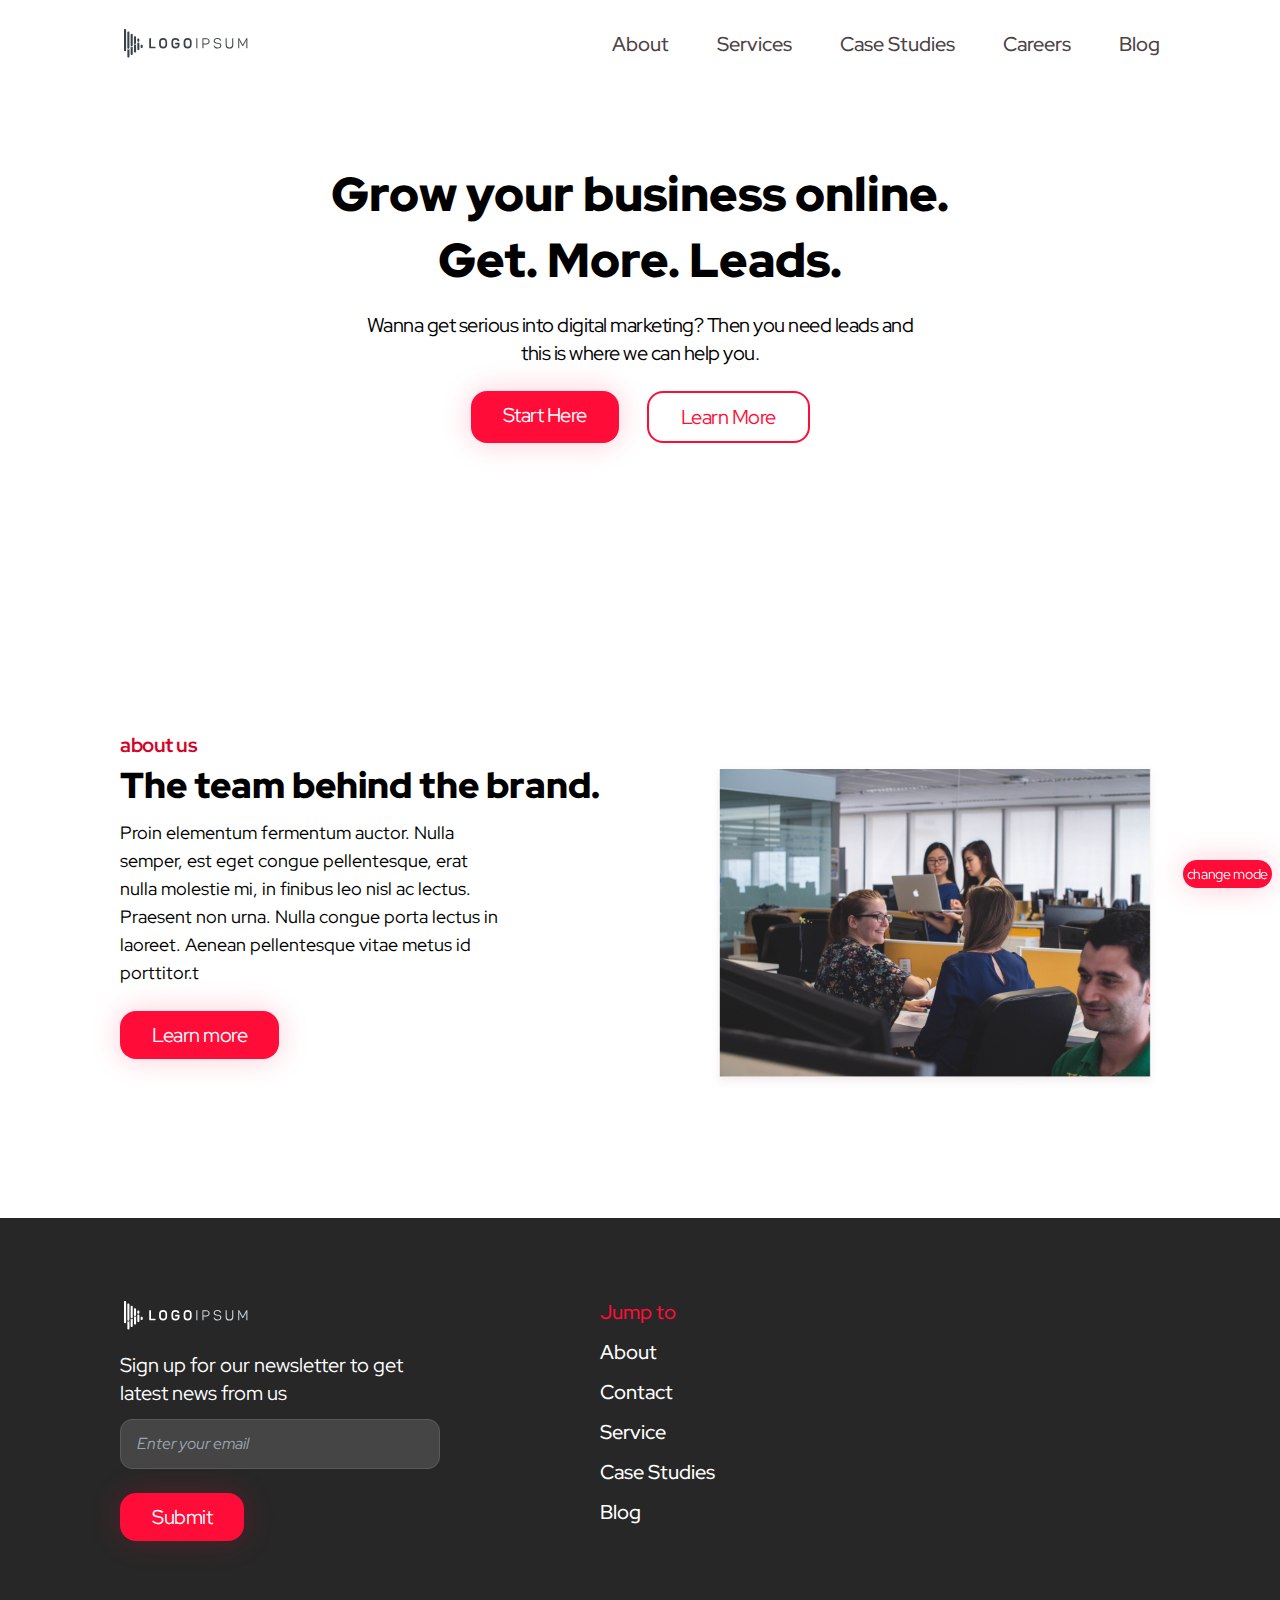
<file: bise_bise/bise.html>
<!DOCTYPE html>
<html lang="en">
	<head>
		<meta charset="UTF-8">
		<meta http-equiv="X-UA-Compatible" content="IE=edge">
		<meta name="viewport" content="width=device-width, initial-scale=1.0">
		<title>Kurwa Tailwind</title>
		<link rel="stylesheet" href="index.ebeadb08.css">
		<link rel="preconnect" href="https://fonts.googleapis.com">
		<link rel="preconnect" href="https://fonts.gstatic.com" crossorigin="">
		<link href="https://fonts.googleapis.com/css2?family=Red+Hat+Display:wght@400;500;700;900&display=swap" rel="stylesheet">
	</head>
	<body class="dark:bg-slate-900">
		<header>
			<div class="container">
				<nav class="flex justify-between items-center pt-[26px]">
					<a href="#">
						<svg width="132" height="35" viewbox="0 0 132 35" fill="none" xmlns="http://www.w3.org/2000/svg">
							<path class="dark:fill-white" d="M30.52 12.25C30.88 12.25 31 12.38 31 12.73V20.65H35.07C35.42 20.65 35.55 20.78 35.55 21.13V21.83C35.55 22.18 35.42 22.31 35.07 22.31H29.71C29.36 22.31 29.22 22.18 29.22 21.83V12.73C29.22 12.38 29.36 12.25 29.71 12.25H30.52Z" fill="#394149"></path>
							<path class="dark:fill-white" d="M39.1 15.74C39.1 13.43 40.56 12.04 43.1 12.04C45.64 12.04 47.1 13.43 47.1 15.74V18.82C47.1 21.13 45.63 22.52 43.1 22.52C40.57 22.52 39.1 21.13 39.1 18.82V15.74ZM45.42 15.74C45.42 14.44 44.61 13.74 43.15 13.74C41.69 13.74 40.89 14.45 40.89 15.74V18.84C40.89 20.15 41.69 20.84 43.15 20.84C44.61 20.84 45.42 20.12 45.42 18.84V15.74Z" fill="#394149"></path>
							<path class="dark:fill-white" d="M59.01 16.8C59.4 16.8 59.49 16.93 59.49 17.28V19.18C59.5006 19.6275 59.4109 20.0718 59.2275 20.4801C59.044 20.8885 58.7716 21.2506 58.43 21.54C57.5817 22.2155 56.5121 22.5506 55.43 22.48C52.84 22.48 51.43 21.09 51.43 18.78V15.68C51.43 13.4 52.89 12 55.43 12C57.43 12 58.73 12.79 59.28 14.37C59.3108 14.4294 59.3273 14.4951 59.3282 14.5619C59.3291 14.6288 59.3144 14.695 59.2853 14.7551C59.2562 14.8153 59.2134 14.8679 59.1604 14.9087C59.1074 14.9494 59.0456 14.9773 58.98 14.99L58.2 15.26C57.86 15.38 57.72 15.31 57.6 14.96C57.4343 14.5329 57.131 14.1731 56.738 13.9377C56.345 13.7023 55.8848 13.6045 55.43 13.66C53.96 13.66 53.16 14.37 53.16 15.66V18.84C53.16 20.15 53.97 20.84 55.43 20.84C56.89 20.84 57.79 20.17 57.79 19.19V18.45H55.62C55.26 18.45 55.13 18.31 55.13 17.96V17.28C55.13 16.93 55.26 16.8 55.62 16.8H59.01Z" fill="#394149"></path>
							<path class="dark:fill-white" d="M63.62 15.74C63.62 13.43 65.08 12.04 67.62 12.04C70.16 12.04 71.62 13.43 71.62 15.74V18.82C71.62 21.13 70.15 22.52 67.62 22.52C65.09 22.52 63.62 21.13 63.62 18.82V15.74ZM69.93 15.74C69.93 14.44 69.12 13.74 67.67 13.74C66.22 13.74 65.4 14.45 65.4 15.74V18.84C65.4 20.15 66.21 20.84 67.67 20.84C69.13 20.84 69.93 20.12 69.93 18.84V15.74Z" fill="#394149"></path>
							<path class="dark:fill-white" d="M76.33 12.54C76.33 12.32 76.4 12.25 76.62 12.25H77.08C77.3 12.25 77.35 12.32 77.35 12.54V22.02C77.35 22.24 77.35 22.31 77.08 22.31H76.62C76.4 22.31 76.33 22.24 76.33 22.02V12.54Z" fill="#394149"></path>
							<path class="dark:fill-white" d="M86.46 12.25C87.2928 12.25 88.0914 12.5808 88.6803 13.1697C89.2692 13.7585 89.6 14.5572 89.6 15.39C89.6 16.2228 89.2692 17.0215 88.6803 17.6103C88.0914 18.1992 87.2928 18.53 86.46 18.53H83.46V22.02C83.46 22.24 83.41 22.31 83.2 22.31H82.73C82.52 22.31 82.44 22.24 82.44 22.02V12.54C82.44 12.32 82.52 12.25 82.73 12.25H86.46ZM86.37 17.54C86.6563 17.54 86.9398 17.4836 87.2043 17.3741C87.4687 17.2645 87.7091 17.1039 87.9115 16.9015C88.1139 16.6991 88.2745 16.4587 88.3841 16.1943C88.4936 15.9298 88.55 15.6463 88.55 15.36C88.55 15.0737 88.4936 14.7902 88.3841 14.5257C88.2745 14.2613 88.1139 14.0209 87.9115 13.8185C87.7091 13.6161 87.4687 13.4555 87.2043 13.3459C86.9398 13.2364 86.6563 13.18 86.37 13.18H83.37V17.54H86.37Z" fill="#394149"></path>
							<path class="dark:fill-white" d="M97.41 12.05C98.1821 11.9648 98.961 12.1309 99.6312 12.5236C100.301 12.9164 100.827 13.5148 101.13 14.23C101.21 14.39 101.13 14.52 100.97 14.6L100.53 14.8C100.35 14.87 100.28 14.86 100.17 14.67C99.9434 14.1392 99.5539 13.6942 99.0577 13.3994C98.5616 13.1046 97.9845 12.9752 97.41 13.03C95.72 13.03 94.8 13.7 94.8 14.9C94.7902 15.2667 94.9133 15.6247 95.1468 15.9077C95.3802 16.1907 95.7081 16.3798 96.07 16.44C96.6078 16.6154 97.1655 16.7229 97.73 16.76C98.4133 16.7964 99.0874 16.9346 99.73 17.17C100.223 17.3259 100.647 17.6465 100.931 18.0781C101.215 18.5097 101.342 19.0259 101.29 19.54C101.29 21.41 99.93 22.54 97.43 22.54C96.61 22.6338 95.7826 22.4438 95.0857 22.0016C94.3888 21.5595 93.8644 20.8918 93.6 20.11C93.5823 20.0744 93.5728 20.0353 93.572 19.9955C93.5712 19.9557 93.5793 19.9163 93.5955 19.88C93.6117 19.8437 93.6358 19.8114 93.666 19.7855C93.6961 19.7595 93.7316 19.7406 93.77 19.73L94.21 19.57C94.2446 19.5558 94.2819 19.549 94.3193 19.55C94.3567 19.551 94.3935 19.5598 94.4274 19.5758C94.4612 19.5918 94.4914 19.6146 94.5159 19.6429C94.5405 19.6712 94.5589 19.7042 94.57 19.74C94.7937 20.3049 95.1915 20.7839 95.7057 21.1076C96.2199 21.4312 96.8239 21.5827 97.43 21.54C99.32 21.54 100.25 20.88 100.25 19.54C100.268 19.1878 100.16 18.8407 99.9454 18.5605C99.7312 18.2804 99.4245 18.0853 99.08 18.01C98.5626 17.8557 98.029 17.7617 97.49 17.73L96.41 17.59C96.072 17.5183 95.7382 17.4281 95.41 17.32C95.0858 17.2221 94.7836 17.0625 94.52 16.85C94.2547 16.6098 94.0456 16.3142 93.9073 15.9841C93.7691 15.654 93.7051 15.2976 93.72 14.94C93.79 13.19 95.1 12.05 97.41 12.05Z" fill="#394149"></path>
							<path class="dark:fill-white" d="M106.68 18.89C106.722 19.5972 107.033 20.2615 107.549 20.7472C108.065 21.2329 108.747 21.5033 109.455 21.5033C110.163 21.5033 110.845 21.2329 111.361 20.7472C111.877 20.2615 112.187 19.5972 112.23 18.89V12.54C112.23 12.32 112.3 12.25 112.52 12.25H112.98C113.2 12.25 113.27 12.32 113.27 12.54V18.88C113.27 21.15 111.93 22.52 109.46 22.52C106.99 22.52 105.65 21.15 105.65 18.88V12.54C105.65 12.32 105.72 12.25 105.93 12.25H106.4C106.61 12.25 106.68 12.32 106.68 12.54V18.89Z" fill="#394149"></path>
							<path class="dark:fill-white" d="M127.07 12.25C127.29 12.25 127.36 12.32 127.36 12.54V22.02C127.36 22.24 127.29 22.31 127.07 22.31H126.65C126.44 22.31 126.37 22.24 126.37 22.02V16.25C126.37 15.4105 126.427 14.5719 126.54 13.74H126.48C126.168 14.5007 125.803 15.2391 125.39 15.95L123.24 19.74C123.214 19.8058 123.168 19.862 123.109 19.9013C123.05 19.9405 122.981 19.961 122.91 19.96H122.63C122.558 19.9604 122.488 19.9397 122.427 19.9007C122.367 19.8616 122.319 19.8058 122.29 19.74L120.11 15.91C119.723 15.2093 119.389 14.4806 119.11 13.73H119.05C119.152 14.5695 119.206 15.4143 119.21 16.26V22.02C119.21 22.24 119.14 22.31 118.92 22.31H118.53C118.31 22.31 118.24 22.24 118.24 22.02V12.54C118.24 12.32 118.31 12.25 118.53 12.25H118.89C118.972 12.2424 119.055 12.2603 119.126 12.3015C119.198 12.3427 119.255 12.4051 119.29 12.48L122.79 18.7L126.27 12.54C126.38 12.33 126.44 12.3 126.66 12.3L127.07 12.25Z" fill="#394149"></path>
							<path class="dark:fill-white" d="M12.73 20.79V28.02C12.73 28.2972 12.6199 28.563 12.4239 28.7589C12.228 28.9549 11.9622 29.065 11.685 29.065C11.4079 29.065 11.1421 28.9549 10.9461 28.7589C10.7501 28.563 10.64 28.2972 10.64 28.02V20.8C10.931 21.0125 11.2798 21.1311 11.64 21.14C12.0326 21.1512 12.4173 21.0277 12.73 20.79ZM21.63 18.7C21.3648 18.7 21.1104 18.8054 20.9229 18.9929C20.7354 19.1804 20.63 19.4348 20.63 19.7V20.96C20.63 21.2372 20.7401 21.503 20.9361 21.6989C21.132 21.8949 21.3978 22.005 21.675 22.005C21.9522 22.005 22.218 21.8949 22.4139 21.6989C22.6099 21.503 22.72 21.2372 22.72 20.96V19.75C22.7278 19.6066 22.7046 19.4632 22.652 19.3296C22.5994 19.196 22.5187 19.0752 22.4152 18.9756C22.3118 18.876 22.1881 18.7998 22.0527 18.7522C21.9172 18.7047 21.773 18.6869 21.63 18.7ZM8.37 23.53C8.01017 23.5192 7.66183 23.4008 7.37 23.19V30.44C7.37 30.7185 7.48062 30.9856 7.67754 31.1825C7.87445 31.3794 8.14152 31.49 8.42 31.49C8.69848 31.49 8.96555 31.3794 9.16246 31.1825C9.35938 30.9856 9.47 30.7185 9.47 30.44V23.24C9.14345 23.4511 8.75816 23.5527 8.37 23.53ZM18.37 16.53C18.2345 16.5232 18.0991 16.5441 17.9719 16.5913C17.8448 16.6385 17.7286 16.7111 17.6303 16.8046C17.5321 16.8982 17.454 17.0107 17.4006 17.1354C17.3473 17.2601 17.3198 17.3944 17.32 17.53V23.1C17.32 23.3785 17.4306 23.6456 17.6275 23.8425C17.8245 24.0394 18.0915 24.15 18.37 24.15C18.6485 24.15 18.9156 24.0394 19.1125 23.8425C19.3094 23.6456 19.42 23.3785 19.42 23.1V17.6C19.428 17.4557 19.4046 17.3114 19.3514 17.177C19.2982 17.0426 19.2166 16.9213 19.112 16.8215C19.0074 16.7217 18.8825 16.6457 18.7458 16.5989C18.6091 16.552 18.4638 16.5353 18.32 16.55L18.37 16.53ZM15.05 18.67C14.6733 18.6674 14.3067 18.5487 14 18.33V25.6C14 25.8785 14.1106 26.1456 14.3075 26.3425C14.5045 26.5394 14.7715 26.65 15.05 26.65C15.3285 26.65 15.5955 26.5394 15.7925 26.3425C15.9894 26.1456 16.1 25.8785 16.1 25.6V18.34C15.7828 18.5763 15.3955 18.6995 15 18.69L15.05 18.67ZM6.1 24.24V3.93C6.09737 3.68243 5.99717 3.44591 5.82117 3.27178C5.64517 3.09765 5.40758 2.99999 5.16 3H4.94C4.69242 2.99999 4.45483 3.09765 4.27883 3.27178C4.10283 3.44591 4.00263 3.68243 4 3.93V24.24C4 24.4893 4.09904 24.7284 4.27532 24.9047C4.4516 25.081 4.6907 25.18 4.94 25.18H5.16C5.40931 25.18 5.6484 25.081 5.82468 24.9047C6.00097 24.7284 6.1 24.4893 6.1 24.24ZM8.48 22.76H8.26C8.0107 22.76 7.7716 22.661 7.59532 22.4847C7.41904 22.3084 7.32 22.0693 7.32 21.82V6.35C7.32264 6.10244 7.42283 5.8659 7.59883 5.69178C7.77483 5.51765 8.01242 5.41999 8.26 5.42H8.48C8.72758 5.41999 8.96517 5.51765 9.14117 5.69178C9.31717 5.8659 9.41737 6.10244 9.42 6.35V21.84C9.42 22.0893 9.32096 22.3284 9.14468 22.5047C8.9684 22.681 8.7293 22.78 8.48 22.78V22.76ZM11.79 20.38H11.56C11.3134 20.38 11.0768 20.282 10.9024 20.1076C10.728 19.9332 10.63 19.6967 10.63 19.45V8.75C10.6287 8.62703 10.6518 8.50502 10.6979 8.39103C10.744 8.27704 10.8123 8.17334 10.8988 8.08592C10.9853 7.9985 11.0883 7.9291 11.2018 7.88174C11.3153 7.83438 11.437 7.80999 11.56 7.81H11.79C12.0376 7.81264 12.2741 7.91283 12.4482 8.08883C12.6224 8.26483 12.72 8.50242 12.72 8.75V19.45C12.72 19.6967 12.622 19.9332 12.4476 20.1076C12.2732 20.282 12.0367 20.38 11.79 20.38ZM15.1 17.93H14.89C14.6424 17.93 14.4048 17.8324 14.2288 17.6582C14.0528 17.4841 13.9526 17.2476 13.95 17V11.24C13.9418 11.1116 13.96 10.9829 14.0036 10.8618C14.0471 10.7408 14.1151 10.6299 14.2032 10.5362C14.2913 10.4424 14.3977 10.3678 14.5159 10.3168C14.634 10.2659 14.7613 10.2397 14.89 10.24H15.11C15.3593 10.24 15.5984 10.339 15.7747 10.5153C15.951 10.6916 16.05 10.9307 16.05 11.18V16.98C16.0513 17.1043 16.028 17.2276 15.9813 17.3428C15.9347 17.458 15.8657 17.5628 15.7782 17.6512C15.6908 17.7395 15.5868 17.8096 15.472 17.8575C15.3573 17.9054 15.2343 17.93 15.11 17.93H15.1ZM18.42 15.78H18.2C17.9507 15.78 17.7116 15.681 17.5353 15.5047C17.359 15.3284 17.26 15.0893 17.26 14.84V13.35C17.2626 13.1024 17.3628 12.8659 17.5388 12.6918C17.7148 12.5176 17.9524 12.42 18.2 12.42H18.42C18.6676 12.42 18.9052 12.5176 19.0812 12.6918C19.2572 12.8659 19.3574 13.1024 19.36 13.35V14.84C19.36 15.0876 19.2624 15.3252 19.0882 15.5012C18.9141 15.6772 18.6776 15.7774 18.43 15.78H18.42Z" fill="#394149"></path>
						</svg>
					</a>
					<ul class="flex gap-12 md:hidden">
						<li>
							<a href="#" class="dark:text-white lg:text-base font-medium text-xl text-lightblack hover:text-darkred hover:text-[22px] transition-all">About</a>
						</li>
						<li>
							<a href="#" class="dark:text-white lg:text-base font-medium text-xl text-lightblack hover:text-darkred hover:text-[22px] transition-all">Services</a>
						</li>
						<li>
							<a href="#" class="dark:text-white lg:text-base font-medium text-xl text-lightblack hover:text-darkred hover:text-[22px] transition-all">Case Studies</a>
						</li>
						<li>
							<a href="#" class="dark:text-white lg:text-base font-medium text-xl text-lightblack hover:text-darkred hover:text-[22px] transition-all">Careers</a>
						</li>
						<li>
							<a href="#" class="dark:text-white lg:text-base font-medium text-xl text-lightblack hover:text-darkred hover:text-[22px] transition-all">Blog</a>
						</li>
					</ul>

					<ul id="menu" class="menu hidden absolute left-6 right-6 top-24 bg-lightred flex-col items-center">
						<li><a href="#" class="block py-4 text-white">About</a></li>
						<li><a href="#" class="block py-4 text-white">Services</a></li>
						<li><a href="#" class="block py-4 text-white">Case Studies</a></li>
						<li><a href="#" class="block py-4 text-white">Careers</a></li>
						<li><a href="#" class="block py-4 text-white">Blog</a></li>
					</ul>

					<!-- BURGER -->
					<button class="burger hidden md:block">
						<span class="burger-line top-line"></span>
						<span class="burger-line mid-line"></span>
						<span class="burger-line bottom-line"></span>
					</button>
				</nav>
			</div>
		</header>
		<main>
			<section id="hero">
				<div class="container">
					<h1 class="dark:text-white font-black text-5xl pt-[100px] max-w-2xl text-center mx-auto leading-snug lg:text-4xl lg:pt-16 md:text-3xl md:max-w-full md:pt-12 sm:pt-10 sm:text-2xl">Grow your business online. Get. More. Leads.</h1>
					<p class="dark:text-gray-500 text-xl tracking-tight max-w-xl mx-auto text-center mt-[18px] md:text-lg md:mt-4 sm:mt-2 sm:text-base">Wanna get serious into digital marketing? Then you need leads and this is where we can help you.</p>

					<div class="flex justify-center gap-7 sm:flex-col sm:gap-0 sm:mt-4">
						<a href="#" class="btn sm:mt-4 sm:text-base sm:max-w-full sm:text-center">Start Here</a>
						<a href="#" class="dark:text-white inline-block mt-6 py-[10px] px-8 rounded-2xl text-lightred text-xl tracking-tight border-2 border-lightred sm:text-center sm:mt-4 sm:text-base">Learn More</a>
					</div>
				</div>
			</section>

			<section id="about">
				<div class="container">
					<div class="flex justify-between pb-32 mt-40 lg:flex-col lg:mt-20 lg:pb-24 md:mt-10 sm:mt-8">
						<div class="flex flex-col w-1/2 mt-32 lg:w-full">
							<div class="text-darkred font-bold text-xl tracking-tight">about us</div>
							<h2 class="dark:text-white mt-[2px] font-black text-4xl leading-[48px] lg:text-3xl sm:text-2xl">The team behind the brand.</h2>
							<p class="dark:text-gray-500 mt-[10px] max-w-sm text-lg lg:max-w-full sm:text-base">
								Proin elementum fermentum auctor. Nulla semper, est eget congue pellentesque, erat nulla molestie mi, in finibus leo nisl ac lectus. Praesent non urna. Nulla congue porta lectus in laoreet. Aenean pellentesque vitae metus id porttitor.t
							</p>
							<a href="#" class="btn sm:max-w-full sm:text-center sm:text-base">Learn more</a>
						</div>
						<div class="flex flex-col w-[450px] mt-40 lg:w-full lg:mt-6">
							<img src="about.b718f128.jpg" alt="about" class=" ">
						</div>
					</div>
				</div>
			</section>
		</main>

		<footer class="bg-darkgray py-20 md:py-10">
			<div class="container">
				<div class="flex gap-40 md:flex-col md:gap-10">
					<div class="max-w-xs md:max-w-full">
						<a href="#"><img src="footer_logo.ac15cc40.svg" alt="footer_logo"></a>
						<p class="mt-[18px] text-white text-xl">Sign up for our newsletter to get latest news from us</p>
						<input class="mt-3 bg-[#454545] flex w-full py-3 px-4 rounded-xl border-[1px] border-[#595959] text-white focus:outline-none focus:border-lightred placeholder:italic" type="text" placeholder="Enter your email">
						<button class="btn">Submit</button>
					</div>
					<div>
						<div class="text-lightred text-xl font-medium">Jump to</div>
						<ul class="mt-2">
							<li class="mt-3"><a href="#" class="text-white text-xl font-medium">About</a></li>
							<li class="mt-3"><a href="#" class="text-white text-xl font-medium">Contact</a></li>
							<li class="mt-3"><a href="#" class="text-white text-xl font-medium">Service</a></li>
							<li class="mt-3"><a href="#" class="text-white text-xl font-medium">Case Studies</a></li>
							<li class="mt-3"><a href="#" class="text-white text-xl font-medium">Blog</a></li>
						</ul>
					</div>
				</div>
			</div>
		</footer>
		<button id="mode" class="btnmode fixed right-2 bottom-2 text-sm">change mode</button>
		<script src="index.aa69868b.js"></script>
	</body>
</html>
</file>
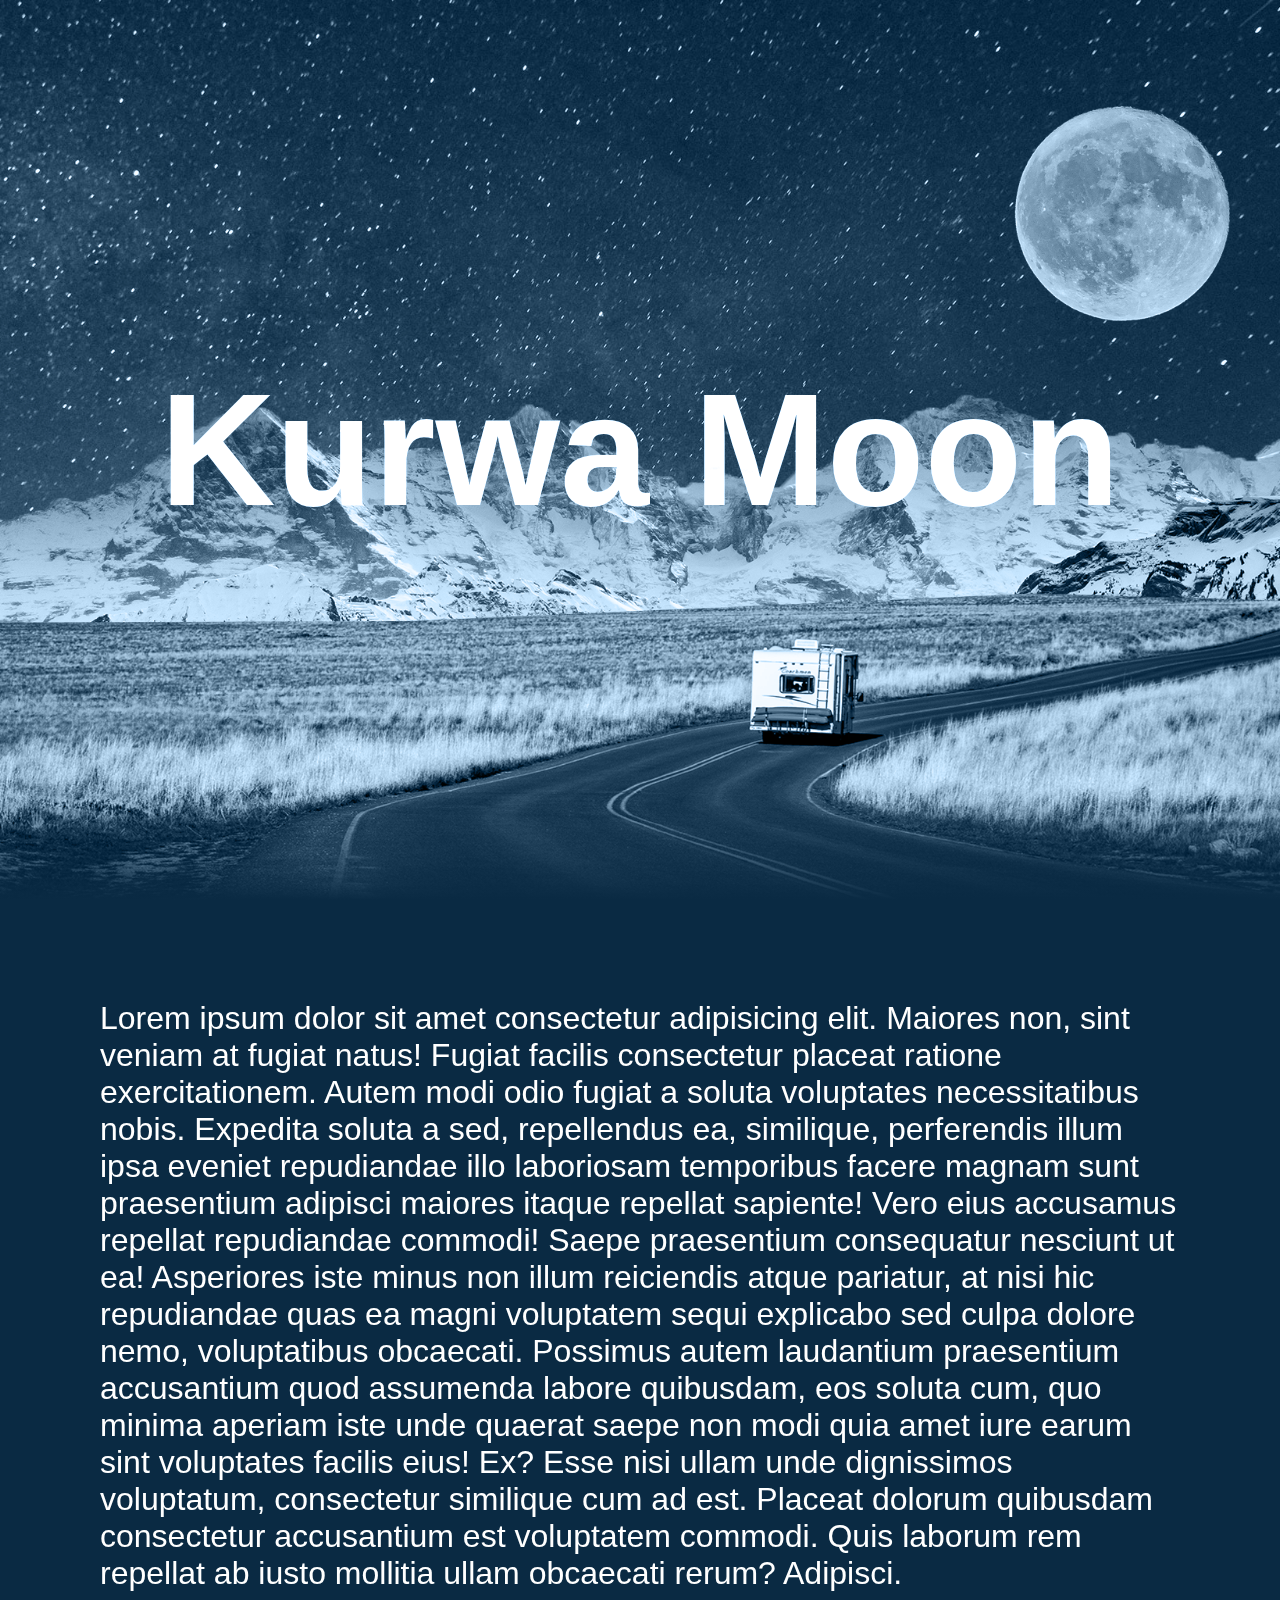
<file: parallax/parallax.html>
<!DOCTYPE html>
<html lang="en">
  <head>
    <meta charset="UTF-8" />
    <meta http-equiv="X-UA-Compatible" content="IE=edge" />
    <meta name="viewport" content="width=device-width, initial-scale=1.0" />
    <link rel="stylesheet" type="text/css" href="style-parallax.css" />
    <title>kurwa moon</title>
  </head>
  <body>
    <section>
      <img src="bg.jpg" id="bg" />
      <img src="moon.png" id="moon" />
      <img src="mountain.png" id="mountain" />
      <img src="road.png" id="road" />
      <h2 id="text">Kurwa Moon</h2>
    </section>
    <div class="text">
      Lorem ipsum dolor sit amet consectetur adipisicing elit. Maiores non, sint veniam at
      fugiat natus! Fugiat facilis consectetur placeat ratione exercitationem. Autem modi
      odio fugiat a soluta voluptates necessitatibus nobis. Expedita soluta a sed,
      repellendus ea, similique, perferendis illum ipsa eveniet repudiandae illo
      laboriosam temporibus facere magnam sunt praesentium adipisci maiores itaque
      repellat sapiente! Vero eius accusamus repellat repudiandae commodi! Saepe
      praesentium consequatur nesciunt ut ea! Asperiores iste minus non illum reiciendis
      atque pariatur, at nisi hic repudiandae quas ea magni voluptatem sequi explicabo sed
      culpa dolore nemo, voluptatibus obcaecati. Possimus autem laudantium praesentium
      accusantium quod assumenda labore quibusdam, eos soluta cum, quo minima aperiam iste
      unde quaerat saepe non modi quia amet iure earum sint voluptates facilis eius! Ex?
      Esse nisi ullam unde dignissimos voluptatum, consectetur similique cum ad est.
      Placeat dolorum quibusdam consectetur accusantium est voluptatem commodi. Quis
      laborum rem repellat ab iusto mollitia ullam obcaecati rerum? Adipisci.
    </div>
    <script type="text/javascript">
      let bg = document.getElementById("bg");
      let moon = document.getElementById("moon");
      let mountain = document.getElementById("mountain");
      let road = document.getElementById("road");
      let text = document.getElementById("text");

      window.addEventListener("scroll", function () {
        var value = window.scrollY; /* холдит bg на месте */

        bg.style.top = value * 0.5 + "px";
        moon.style.left = -value * 0.5 + "px";
        mountain.style.top = -value * 0.15 + "px";
        road.style.top = value * 0.15 + "px";
        text.style.top = value * 1 + "px";
      });
    </script>
  </body>
</html>
</file>
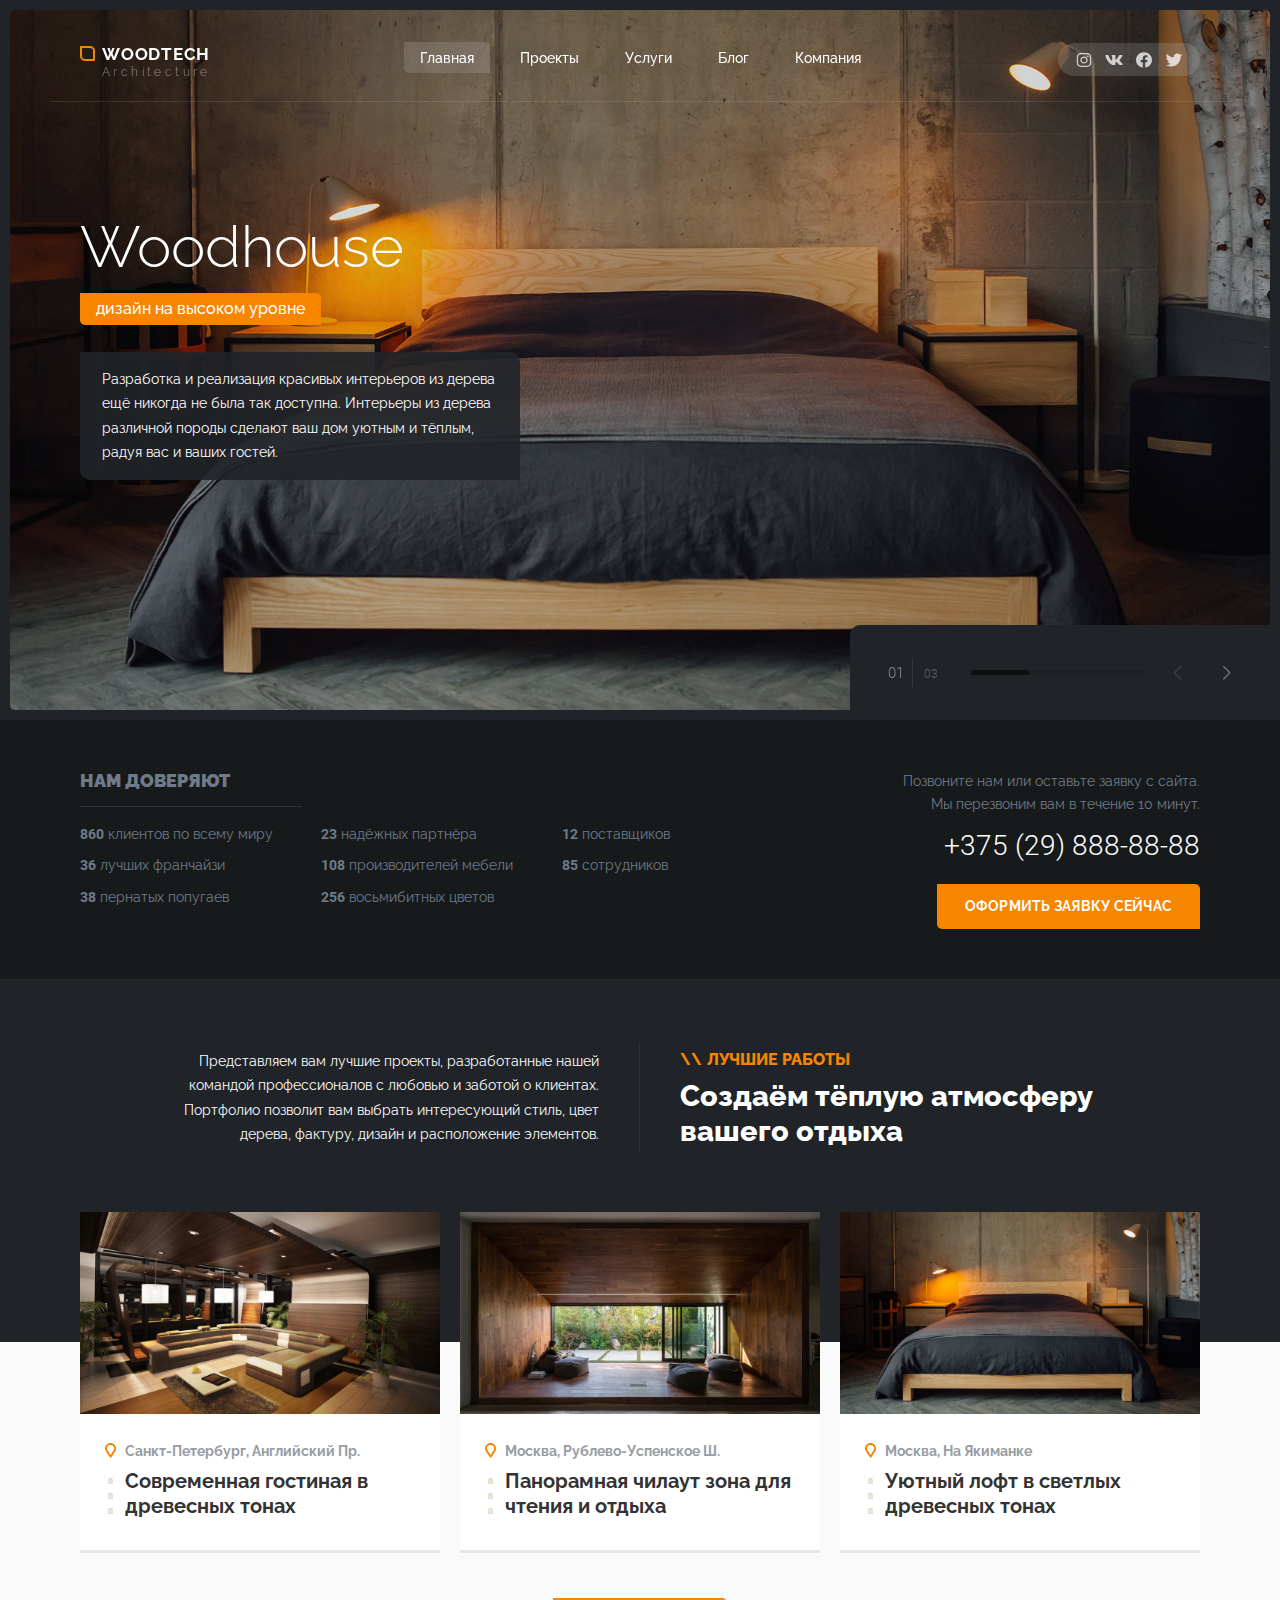
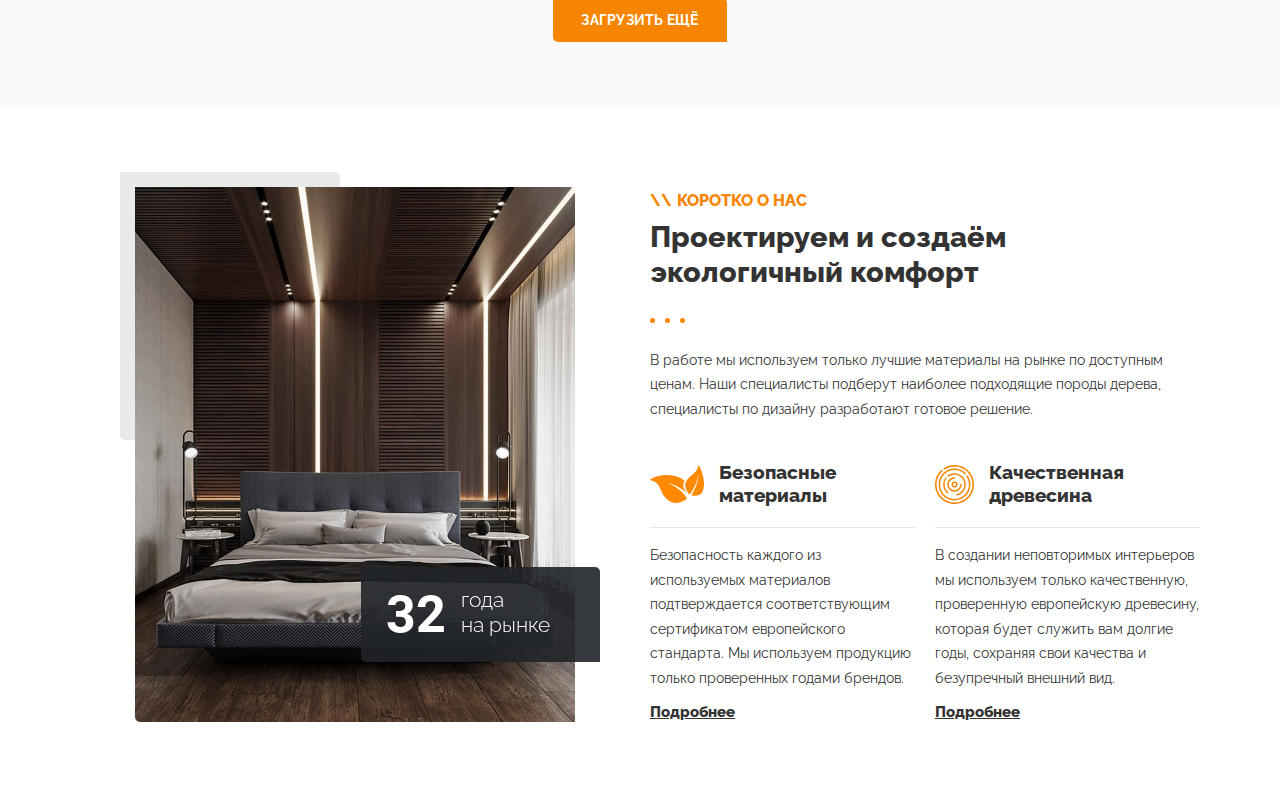
<file: woodtech/woodtech.html>
<!DOCTYPE html>
<html>

<head>

	<meta charset="utf-8">
	<!-- <base href="/"> -->

	<title>Woodtech – Создаём тёплую атмосферу вашего отдыха</title>
	<meta name="description" content="Компания Woodtech – Создаём тёплую атмосферу вашего отдыха в деревянном стиле">

	<meta name="viewport" content="width=device-width, initial-scale=1.0, minimum-scale=1.0, maximum-scale=1.0, user-scalable=no">

	<link rel="icon" href="images/favicon.png">
	<!-- <meta property="og:image" content="images/preview.jpg"> -->

	<link rel="stylesheet" href="libs/bootstrap/css/bootstrap-reboot.min.css">
	<link rel="stylesheet" href="libs/bootstrap/css/bootstrap-grid.min.css">
	<link rel="stylesheet" href="libs/swiper/swiper-bundle.min.css">
	<link rel="stylesheet" href="libs/micromodal/micromodal.css">

	<link rel="stylesheet" href="css/main.css">
	<link rel="stylesheet" href="css/media.css">

</head>

<body>

	<div class="navbar">
		<div class="container">
			<div class="row">

				<div class="col-md-3 col-6">
					<div class="logo">
						<a href="#" class="logo__link"><i></i>Woodtech <span>Architecture</span></a>
					</div>
				</div>

				<div class="col-md-9 col-lg-6 col-6 menu-container">
					<i class="menu-toggle"></i>
					<ul class="top-menu">
						<li class="top-menu__item"><span class="top-menu__link">Главная</span></li>
						<li class="top-menu__item"><a href="#" class="top-menu__link">Проекты</a></li>
						<li class="top-menu__item"><a href="#" class="top-menu__link">Услуги</a></li>
						<li class="top-menu__item"><a href="#" class="top-menu__link">Блог</a></li>
						<li class="top-menu__item"><a href="#" class="top-menu__link">Компания</a></li>
					</ul>
				</div>

				<div class="col-md-3 d-none d-lg-block nav-social-wrap">
					<div class="nav-social">
						<a href="#" class="nav-social__item" target="_blank"><img src="images/fa-soc/white/instagram-brands.svg" alt="Instagram"></a>
						<a href="#" class="nav-social__item" target="_blank"><img src="images/fa-soc/white/vk.svg" alt="ВКонтакте"></a>
						<a href="#" class="nav-social__item" target="_blank"><img src="images/fa-soc/white/facebook-brands.svg" alt="Facebook"></a>
						<a href="#" class="nav-social__item" target="_blank"><img src="images/fa-soc/white/twitter-brands.svg" alt="Twitter"></a>
					</div>
				</div>

			</div>
		</div>
	</div>

	<div class="home-slider">
		<div class="swiper-wrapper">

			<div class="swiper-slide home-slider__slide" style="background-image: url(images/portfolio/interior-3.jpg);">
				<div class="container">
					<h2 data-animate="bottom" class="home-slider__heading">Woodhouse дизайн на высоком уровне</h2>
					<p data-animate="bottom" class="home-slider__text">Разработка и реализация красивых интерьеров из дерева ещё никогда не была так доступна. Интерьеры из дерева различной породы сделают ваш дом уютным и тёплым, радуя вас и ваших гостей.</p>
				</div>
			</div>

			<div class="swiper-slide home-slider__slide" style="background-image: url(images/portfolio/interior-1.jpg);">
				<div class="container">
					<h2 data-animate="bottom" class="home-slider__heading">Интерьер в современном стиле</h2>
					<p data-animate="bottom" class="home-slider__text">Разработка и реализация красивых интерьеров из дерева ещё никогда не была так доступна. Интерьеры из дерева различной породы сделают ваш дом уютным и тёплым, радуя вас и ваших гостей.</p>
				</div>
			</div>

			<div class="swiper-slide home-slider__slide" style="background-image: url(images/portfolio/installation-1.jpg);">
				<div class="container">
					<h2 data-animate="bottom" class="home-slider__heading">Деревянные инсталляции любой сложности</h2>
					<p data-animate="bottom" class="home-slider__text">Разработка и реализация красивых интерьеров из дерева ещё никогда не была так доступна. Интерьеры из дерева различной породы сделают ваш дом уютным и тёплым, радуя вас и ваших гостей.</p>
				</div>
			</div>

		</div>

		<div class="row home-slider__bottom">
			<div class="col-3 home-slider__pagination-wrapper">
				<div class="home-slider__pagination swiper-pagination"></div>
			</div>
			<div class="col-6">
				<div class="home-siler__scrollbar swiper-scrollbar"></div>
			</div>
			<div class="col-3 home-slider__nav">
				<div class="home-slider__prev swiper-button-prev"></div>
				<div class="home-slider__next swiper-button-next"></div>
			</div>
		</div>

	</div>

	<section class="home-callback">

		<div class="container">
			<div class="row">

				<div class="col-xl-8 col-lg-6">
					<h3 class="home-callback__header">Нам доверяют</h3>
					<ul class="home-callback__list">
						<li>860 клиентов по всему миру</li>
						<li>23 надёжных партнёра</li>
						<li>12 поставщиков</li>
						<li>36 лучших франчайзи</li>
						<li>108 производителей мебели</li>
						<li>85 сотрудников</li>
						<li>38 пернатых попугаев</li>
						<li>256 восьмибитных цветов</li>
					</ul>
				</div>

				<div class="col-xl-4 col-lg-6 home-callback__text-right">
					<p>Позвоните нам или оставьте заявку с сайта. <br>Мы перезвоним вам в течение 10 минут.</p>
					<a href="tel:+74992467532" class="phone-big home-callback__phone" title="Позвонить...">+375 (29) 888-88-88</a>
					<button class="button home-callback__button" data-custom-open="modal" data-form="Форма секции Нам доверяют">Оформить заявку сейчас</button>
				</div>

			</div>
		</div>

	</section>

	<section class="best-works">

		<div class="best-works__top">
			<div class="container">
				<div class="row">
					<div class="col-xl-10 offset-xl-1 col-lg-12 best-works__top-wrapper">
						<div class="best-works__left">Представляем вам лучшие проекты, разработанные нашей командой профессионалов с любовью и заботой о клиентах. Портфолио позволит вам выбрать интересующий стиль, цвет дерева, фактуру, дизайн и расположение элементов.</div>
						<div class="best-works__right">
							<div class="section-title">
								<div class="section-title__name">Лучшие работы</div>
								<h2 class="section-title__desc">Создаём тёплую атмосферу вашего отдыха</h2>
							</div>
						</div>
					</div>
				</div>
			</div>
		</div>

		<div class="best-works__bottom">
			<div class="container">
				<div class="row">

					<div class="col-md-4 best-works__item-wrapper">
						<a href="#" class="best-item">
							<div class="best-item__img-wrapper">
								<img src="images/portfolio/interior-4.jpg" alt="Современная гостиная в древесных тонах">
							</div>
							<div class="best-item__content">
								<div class="address-line" title="Санкт-Петербург, Английский Пр.">Санкт-Петербург, Английский Пр.</div>
								<div class="best-item__desc">Современная гостиная в древесных тонах</div>
							</div>
						</a>
					</div>

					<div class="col-md-4 best-works__item-wrapper">
						<a href="#" class="best-item">
							<div class="best-item__img-wrapper">
								<img src="images/portfolio/interior-5.1.jpg" alt="Панорамная чилаут зона для чтения и отдыха">
							</div>
							<div class="best-item__content">
								<div class="address-line" title="Москва, Рублево-Успенское Ш.">Москва, Рублево-Успенское Ш.</div>
								<div class="best-item__desc">Панорамная чилаут зона для чтения и отдыха</div>
							</div>
						</a>
					</div>

					<div class="col-md-4 best-works__item-wrapper">
						<a href="#" class="best-item">
							<div class="best-item__img-wrapper">
								<img src="images/portfolio/interior-3.jpg" alt="Уютный лофт в светлых древесных тонах">
							</div>
							<div class="best-item__content">
								<div class="address-line" title="Москва, На Якиманке">Москва, На Якиманке</div>
								<div class="best-item__desc">Уютный лофт в светлых древесных тонах</div>
							</div>
						</a>
					</div>

				</div>
			</div>

			<div class="best-works__button-wrapper">
				<a href="#" class="button">
					<span class="button__text">Загрузить ещё</span>
				</a>
			</div>

		</div>

	</section>

	<section class="advantages">
		<div class="container">
			<div class="row">

				<div class="col-md-6 advantages-slider-wrapper">

					<div class="advantages-slider">

						<div class="swiper-wrapper">

							<div class="swiper-slide">
								<img src="images/portfolio/interior-6_adv.jpg" alt="Alt">
							</div>
							<div class="swiper-slide">
								<img src="images/portfolio/interior-8_adv.jpg" alt="Alt">
							</div>

						</div>

						<div class="advantages-slider__caption">32 <span>года <br>на рынке</span></div>

					</div>

				</div>

				<div class="col-md-6">

					<div class="section-title section-title--dotted">
						<div class="section-title__name">коротко о нас</div>
						<div class="section-title__desc">Проектируем и создаём экологичный комфорт</div>
						<div class="section-title__paragraph">В работе мы используем только лучшие материалы на рынке по доступным ценам. Наши специалисты подберут наиболее подходящие породы дерева, специалисты по дизайну разработают готовое решение.</div>
					</div>

					<div class="row">

						<div class="col-md-6 advantages__item-wrapper">
							<div class="item-advantages">
								<a href="#" class="item-advantages__heading">
									<div class="item-advantages__icon-wrapper"><img src="images/advantages/eco.svg" alt="Atl"></div>
									<div class="item-advantages__heading-text">Безопасные материалы</div>
								</a>
								<p class="item-advantages__desc">Безопасность каждого из используемых материалов подтверждается соответствующим сертификатом европейского стандарта. Мы используем продукцию только проверенных годами брендов.</p>
								<a href="#" class="read-more item-advantages__more">Подробнее</a>
							</div>
						</div>

						<div class="col-md-6 advantages__item-wrapper">
							<div class="item-advantages">
								<a href="#" class="item-advantages__heading">
									<div class="item-advantages__icon-wrapper"><img src="images/advantages/wood.svg" alt="Atl"></div>
									<div class="item-advantages__heading-text">Качественная древесина</div>
								</a>
								<p class="item-advantages__desc">В создании неповторимых интерьеров мы используем только качественную, проверенную европейскую древесину, которая будет служить вам долгие годы, сохраняя свои качества и безупречный внешний вид.</p>
								<a href="#" class="read-more item-advantages__more">Подробнее</a>
							</div>
						</div>

					</div>

				</div>

			</div>
		</div>
	</section>

	<div class="modal micromodal-slide" id="modal">
		<div class="modal__overlay" data-custom-close>
			<div class="modal__container">

				<header class="modal__header">
					<h2 class="modal__title">Оформить заявку</h2>
					<button class="modal__close" title="Закрыть" data-custom-close></button>
				</header>

				<form>
					<input type="text" name="Имя" placeholder="Ваше имя...">
					<input type="text" name="Телефон" placeholder="Ваш телефон...">
					<textarea name="Комментарий" rows="4" placeholder="Комментарий..."></textarea>
					<input type="hidden" name="form">
					<div class="modal__footer">
						<button class="button">Отправить</button>
					</div>
				</form>

			</div>
		</div>
	</div>

	<script src="libs/jquery/jquery-3.6.0.min.js"></script>
	<script src="libs/swiper/swiper-bundle.min.js"></script>
	<script src="libs/micromodal/micromodal.min.js"></script>

	<script src="js/common.js"></script>

</body>

</html>
</file>
<file: bise_bise/index.ebeadb08.css>
*, :before, :after {
  box-sizing: border-box;
  border: 0 solid #e5e7eb;
}

:before, :after {
  --tw-content: "";
}

html {
  -webkit-text-size-adjust: 100%;
  tab-size: 4;
  font-family: ui-sans-serif, system-ui, -apple-system, BlinkMacSystemFont, Segoe UI, Roboto, Helvetica Neue, Arial, Noto Sans, sans-serif, Apple Color Emoji, Segoe UI Emoji, Segoe UI Symbol, Noto Color Emoji;
  line-height: 1.5;
}

body {
  line-height: inherit;
  margin: 0;
}

hr {
  height: 0;
  color: inherit;
  border-top-width: 1px;
}

abbr:where([title]) {
  text-decoration: underline dotted;
}

h1, h2, h3, h4, h5, h6 {
  font-size: inherit;
  font-weight: inherit;
}

a {
  color: inherit;
  text-decoration: inherit;
}

b, strong {
  font-weight: bolder;
}

code, kbd, samp, pre {
  font-family: ui-monospace, SFMono-Regular, Menlo, Monaco, Consolas, Liberation Mono, Courier New, monospace;
  font-size: 1em;
}

small {
  font-size: 80%;
}

sub, sup {
  vertical-align: baseline;
  font-size: 75%;
  line-height: 0;
  position: relative;
}

sub {
  bottom: -.25em;
}

sup {
  top: -.5em;
}

table {
  text-indent: 0;
  border-color: inherit;
  border-collapse: collapse;
}

button, input, optgroup, select, textarea {
  font-family: inherit;
  font-size: 100%;
  line-height: inherit;
  color: inherit;
  margin: 0;
  padding: 0;
}

button, select {
  text-transform: none;
}

button, [type="button"], [type="reset"], [type="submit"] {
  -webkit-appearance: button;
  background-color: #0000;
  background-image: none;
}

:-moz-focusring {
  outline:  auto;
}

:-moz-ui-invalid {
  box-shadow: none;
}

progress {
  vertical-align: baseline;
}

::-webkit-inner-spin-button, ::-webkit-outer-spin-button {
  height: auto;
}

[type="search"] {
  -webkit-appearance: textfield;
  outline-offset: -2px;
}

::-webkit-search-decoration {
  -webkit-appearance: none;
}

::-webkit-file-upload-button {
  -webkit-appearance: button;
  font: inherit;
}

summary {
  display: list-item;
}

blockquote, dl, dd, h1, h2, h3, h4, h5, h6, hr, figure, p, pre {
  margin: 0;
}

fieldset {
  margin: 0;
  padding: 0;
}

legend {
  padding: 0;
}

ol, ul, menu {
  margin: 0;
  padding: 0;
  list-style: none;
}

textarea {
  resize: vertical;
}

input::placeholder, textarea::placeholder {
  opacity: 1;
  color: #9ca3af;
}

button, [role="button"] {
  cursor: pointer;
}

:disabled {
  cursor: default;
}

img, svg, video, canvas, audio, iframe, embed, object {
  vertical-align: middle;
  display: block;
}

img, video {
  max-width: 100%;
  height: auto;
}

[hidden] {
  display: none;
}

body {
  font-family: Red Hat Display, sans-serif;
}

*, :before, :after {
  --tw-translate-x: 0;
  --tw-translate-y: 0;
  --tw-rotate: 0;
  --tw-skew-x: 0;
  --tw-skew-y: 0;
  --tw-scale-x: 1;
  --tw-scale-y: 1;
  --tw-pan-x: ;
  --tw-pan-y: ;
  --tw-pinch-zoom: ;
  --tw-scroll-snap-strictness: proximity;
  --tw-ordinal: ;
  --tw-slashed-zero: ;
  --tw-numeric-figure: ;
  --tw-numeric-spacing: ;
  --tw-numeric-fraction: ;
  --tw-ring-inset: ;
  --tw-ring-offset-width: 0px;
  --tw-ring-offset-color: #fff;
  --tw-ring-color: #3b82f680;
  --tw-ring-offset-shadow: 0 0 #0000;
  --tw-ring-shadow: 0 0 #0000;
  --tw-shadow: 0 0 #0000;
  --tw-shadow-colored: 0 0 #0000;
  --tw-blur: ;
  --tw-brightness: ;
  --tw-contrast: ;
  --tw-grayscale: ;
  --tw-hue-rotate: ;
  --tw-invert: ;
  --tw-saturate: ;
  --tw-sepia: ;
  --tw-drop-shadow: ;
  --tw-backdrop-blur: ;
  --tw-backdrop-brightness: ;
  --tw-backdrop-contrast: ;
  --tw-backdrop-grayscale: ;
  --tw-backdrop-hue-rotate: ;
  --tw-backdrop-invert: ;
  --tw-backdrop-opacity: ;
  --tw-backdrop-saturate: ;
  --tw-backdrop-sepia: ;
}

.container {
  width: 100%;
  max-width: 1080px;
  margin-left: auto;
  margin-right: auto;
  padding-left: 20px;
  padding-right: 20px;
}

.btn {
  max-width: fit-content;
  --tw-bg-opacity: 1;
  background-color: rgb(255 13 56 / var(--tw-bg-opacity) );
  letter-spacing: -.025em;
  --tw-text-opacity: 1;
  color: rgb(255 255 255 / var(--tw-text-opacity) );
  --tw-shadow: 0px 0px 30px #ff0d3836;
  --tw-shadow-colored: 0px 0px 30px var(--tw-shadow-color);
  box-shadow: var(--tw-ring-offset-shadow, 0 0 #0000), var(--tw-ring-shadow, 0 0 #0000), var(--tw-shadow);
  border-radius: 1rem;
  margin-top: 1.5rem;
  padding: 10px 2rem;
  font-size: 1.25rem;
  line-height: 1.75rem;
  display: inline-block;
}

.btnmode {
  max-width: fit-content;
  --tw-bg-opacity: 1;
  background-color: rgb(255 13 56 / var(--tw-bg-opacity) );
  letter-spacing: -.025em;
  --tw-text-opacity: 1;
  color: rgb(255 255 255 / var(--tw-text-opacity) );
  --tw-shadow: 0px 0px 30px #ff0d3836;
  --tw-shadow-colored: 0px 0px 30px var(--tw-shadow-color);
  box-shadow: var(--tw-ring-offset-shadow, 0 0 #0000), var(--tw-ring-shadow, 0 0 #0000), var(--tw-shadow);
  border-radius: 1rem;
  margin-bottom: .25rem;
  padding: 4px;
  font-size: 1.25rem;
  line-height: 1.75rem;
  display: inline-block;
}

.flex {
  display: flex;
}

.fixed {
  position: fixed;
}

.absolute {
  position: absolute;
}

.left-6 {
  left: 1.5rem;
}

.right-6 {
  right: 1.5rem;
}

.top-24 {
  top: 6rem;
}

.right-2 {
  right: .5rem;
}

.top-2 {
  top: .5rem;
}

.bottom-2 {
  bottom: .5rem;
}

.mx-auto {
  margin-left: auto;
  margin-right: auto;
}

.mt-\[18px\] {
  margin-top: 18px;
}

.mt-6 {
  margin-top: 1.5rem;
}

.mt-40 {
  margin-top: 10rem;
}

.mt-32 {
  margin-top: 8rem;
}

.mt-\[2px\] {
  margin-top: 2px;
}

.mt-\[10px\] {
  margin-top: 10px;
}

.mt-3 {
  margin-top: .75rem;
}

.mt-2 {
  margin-top: .5rem;
}

.block {
  display: block;
}

.inline-block {
  display: inline-block;
}

.inline {
  display: inline;
}

.flex {
  display: flex;
}

.hidden {
  display: none;
}

.w-1\/2 {
  width: 50%;
}

.w-\[450px\] {
  width: 450px;
}

.w-full {
  width: 100%;
}

.max-w-2xl {
  max-width: 42rem;
}

.max-w-xl {
  max-width: 36rem;
}

.max-w-sm {
  max-width: 24rem;
}

.max-w-xs {
  max-width: 20rem;
}

.flex-col {
  flex-direction: column;
}

.items-center {
  align-items: center;
}

.justify-center {
  justify-content: center;
}

.justify-between {
  justify-content: space-between;
}

.gap-12 {
  gap: 3rem;
}

.gap-7 {
  gap: 1.75rem;
}

.gap-40 {
  gap: 10rem;
}

.rounded-2xl {
  border-radius: 1rem;
}

.rounded-xl {
  border-radius: .75rem;
}

.border-2 {
  border-width: 2px;
}

.border-\[1px\] {
  border-width: 1px;
}

.border-lightred {
  --tw-border-opacity: 1;
  border-color: rgb(255 13 56 / var(--tw-border-opacity) );
}

.border-\[\#595959\] {
  --tw-border-opacity: 1;
  border-color: rgb(89 89 89 / var(--tw-border-opacity) );
}

.bg-lightred {
  --tw-bg-opacity: 1;
  background-color: rgb(255 13 56 / var(--tw-bg-opacity) );
}

.bg-darkgray {
  --tw-bg-opacity: 1;
  background-color: rgb(39 39 39 / var(--tw-bg-opacity) );
}

.bg-\[\#454545\] {
  --tw-bg-opacity: 1;
  background-color: rgb(69 69 69 / var(--tw-bg-opacity) );
}

.py-4 {
  padding-top: 1rem;
  padding-bottom: 1rem;
}

.py-\[10px\] {
  padding-top: 10px;
  padding-bottom: 10px;
}

.px-8 {
  padding-left: 2rem;
  padding-right: 2rem;
}

.py-20 {
  padding-top: 5rem;
  padding-bottom: 5rem;
}

.py-3 {
  padding-top: .75rem;
  padding-bottom: .75rem;
}

.px-4 {
  padding-left: 1rem;
  padding-right: 1rem;
}

.pt-\[26px\] {
  padding-top: 26px;
}

.pt-\[100px\] {
  padding-top: 100px;
}

.pb-32 {
  padding-bottom: 8rem;
}

.text-center {
  text-align: center;
}

.text-xl {
  font-size: 1.25rem;
  line-height: 1.75rem;
}

.text-5xl {
  font-size: 3rem;
  line-height: 1;
}

.text-4xl {
  font-size: 2.25rem;
  line-height: 2.5rem;
}

.text-lg {
  font-size: 1.125rem;
  line-height: 1.75rem;
}

.text-sm {
  font-size: .875rem;
  line-height: 1.25rem;
}

.font-medium {
  font-weight: 500;
}

.font-black {
  font-weight: 900;
}

.font-bold {
  font-weight: 700;
}

.leading-snug {
  line-height: 1.375;
}

.leading-\[48px\] {
  line-height: 48px;
}

.tracking-tight {
  letter-spacing: -.025em;
}

.text-lightblack {
  --tw-text-opacity: 1;
  color: rgb(77 66 68 / var(--tw-text-opacity) );
}

.text-white {
  --tw-text-opacity: 1;
  color: rgb(255 255 255 / var(--tw-text-opacity) );
}

.text-lightred {
  --tw-text-opacity: 1;
  color: rgb(255 13 56 / var(--tw-text-opacity) );
}

.text-darkred {
  --tw-text-opacity: 1;
  color: rgb(215 0 38 / var(--tw-text-opacity) );
}

.transition-all {
  transition-property: all;
  transition-duration: .15s;
  transition-timing-function: cubic-bezier(.4, 0, .2, 1);
}

.burger {
  height: 20px;
  width: 30px;
  position: relative;
}

.burger-line {
  width: 30px;
  height: 2px;
  background: #d70026;
  transition: all .3s;
  display: flex;
}

.top-line {
  position: absolute;
  top: 0;
  left: 0;
}

.mid-line {
  position: absolute;
  top: 50%;
  left: 0;
  transform: translate(0, -50%);
}

.bottom-line {
  position: absolute;
  bottom: 0;
  left: 0;
}

.burger.active > .top-line {
  transition: all .3s;
  transform: translateY(8px)rotate(45deg);
}

.burger.active > .mid-line {
  opacity: 0;
  transition: all .3s;
}

.burger.active > .bottom-line {
  transition: all .3s;
  transform: translateY(-10px)rotate(-45deg);
}

.menu {
  transition: all .5s;
}

.placeholder\:italic::placeholder {
  font-style: italic;
}

.hover\:text-\[22px\]:hover {
  font-size: 22px;
}

.hover\:text-darkred:hover {
  --tw-text-opacity: 1;
  color: rgb(215 0 38 / var(--tw-text-opacity) );
}

.focus\:border-lightred:focus {
  --tw-border-opacity: 1;
  border-color: rgb(255 13 56 / var(--tw-border-opacity) );
}

.focus\:outline-none:focus {
  outline-offset: 2px;
  outline: 2px solid #0000;
}

.dark .dark\:bg-slate-900 {
  --tw-bg-opacity: 1;
  background-color: rgb(15 23 42 / var(--tw-bg-opacity) );
}

.dark .dark\:fill-white {
  fill: #fff;
}

.dark .dark\:text-white {
  --tw-text-opacity: 1;
  color: rgb(255 255 255 / var(--tw-text-opacity) );
}

.dark .dark\:text-gray-500 {
  --tw-text-opacity: 1;
  color: rgb(107 114 128 / var(--tw-text-opacity) );
}

@media (max-width: 992px) {
  .lg\:mt-20 {
    margin-top: 5rem;
  }

  .lg\:mt-6 {
    margin-top: 1.5rem;
  }

  .lg\:w-full {
    width: 100%;
  }

  .lg\:max-w-full {
    max-width: 100%;
  }

  .lg\:flex-col {
    flex-direction: column;
  }

  .lg\:pt-16 {
    padding-top: 4rem;
  }

  .lg\:pb-24 {
    padding-bottom: 6rem;
  }

  .lg\:text-base {
    font-size: 1rem;
    line-height: 1.5rem;
  }

  .lg\:text-4xl {
    font-size: 2.25rem;
    line-height: 2.5rem;
  }

  .lg\:text-3xl {
    font-size: 1.875rem;
    line-height: 2.25rem;
  }
}

@media (max-width: 768px) {
  .md\:mt-4 {
    margin-top: 1rem;
  }

  .md\:mt-10 {
    margin-top: 2.5rem;
  }

  .md\:block {
    display: block;
  }

  .md\:hidden {
    display: none;
  }

  .md\:max-w-full {
    max-width: 100%;
  }

  .md\:flex-col {
    flex-direction: column;
  }

  .md\:gap-10 {
    gap: 2.5rem;
  }

  .md\:py-10 {
    padding-top: 2.5rem;
    padding-bottom: 2.5rem;
  }

  .md\:pt-12 {
    padding-top: 3rem;
  }

  .md\:text-3xl {
    font-size: 1.875rem;
    line-height: 2.25rem;
  }

  .md\:text-lg {
    font-size: 1.125rem;
    line-height: 1.75rem;
  }
}

@media (max-width: 480px) {
  .sm\:bottom-2 {
    bottom: .5rem;
  }

  .sm\:top-0 {
    top: 0;
  }

  .sm\:mt-2 {
    margin-top: .5rem;
  }

  .sm\:mt-4 {
    margin-top: 1rem;
  }

  .sm\:mt-8 {
    margin-top: 2rem;
  }

  .sm\:max-w-full {
    max-width: 100%;
  }

  .sm\:flex-col {
    flex-direction: column;
  }

  .sm\:gap-0 {
    gap: 0;
  }

  .sm\:pt-10 {
    padding-top: 2.5rem;
  }

  .sm\:text-center {
    text-align: center;
  }

  .sm\:text-2xl {
    font-size: 1.5rem;
    line-height: 2rem;
  }

  .sm\:text-base {
    font-size: 1rem;
    line-height: 1.5rem;
  }
}

/*# sourceMappingURL=index.ebeadb08.css.map */
</file>
<file: parallax/style-parallax.css>
@import url("https://fonts.googleapis.com/css2?family=Poppins:wght@300;400;500;600;700;800&display=swap");
* {
  margin: 0;
  padding: 0;
  font-family: "Popins", sans-serif;
}
body {
  background: #0a2a43;
  min-height: 1500px;
}
section {
  position: relative;
  width: 100%;
  height: 100vh;
  overflow: hidden;
  display: flex;
  justify-content: center;
  align-items: center;
}
section:before {
  content: "";
  position: absolute;
  bottom: 0;
  width: 100%;
  height: 100px;
  background: linear-gradient(to top, #0a2a43, transparent);
  z-index: 10000;
}
section:after {
  content: "";
  position: absolute;
  top: 0;
  left: 0;
  width: 100%;
  height: 100%;
  background: #0a2a43;
  z-index: 10000;
  mix-blend-mode: color;
}
section img {
  position: absolute;
  top: 0;
  left: 0;
  width: 100%;
  height: 100%;
  object-fit: cover;
  pointer-events: none;
}
#text {
  position: relative;
  color: #fff;
  font-size: 10em;
  z-index: 1;
}
#road {
  z-index: 2;
}
.text {
  color: #fff;
  font-size: 2em;
  z-index: 1;
  margin: 100px;
  justify-content: stretch;
}
@media (max-width: 576px) {
  .text {
    margin: 10px;
    font-size: 1emw;
  }
  #text {
    font-size: 5em;
  }
}
</file>
<file: woodtech/libs/micromodal/micromodal.css>
.modal {
	font-family: -apple-system,BlinkMacSystemFont,avenir next,avenir,helvetica neue,helvetica,ubuntu,roboto,noto,segoe ui,arial,sans-serif;
}
.modal__overlay {
	position: fixed;
	top: 0;
	left: 0;
	right: 0;
	bottom: 0;
	background: rgba(0,0,0,0.6);
	display: flex;
	justify-content: center;
	align-items: center;
}
.modal__container {
	background-color: #fff;
	padding: 30px;
	max-width: 500px;
	max-height: 100vh;
	border-radius: 4px;
	overflow-y: auto;
	box-sizing: border-box;
}
.modal__header {
	display: flex;
	justify-content: space-between;
	align-items: center;
}
.modal__title {
	margin-top: 0;
	margin-bottom: 0;
	font-weight: 600;
	font-size: 1.25rem;
	line-height: 1.25;
	color: #00449e;
	box-sizing: border-box;
}
.modal__close {
	background: transparent;
	border: 0;
}
.modal__header .modal__close:before { content: "\2715"; }
.modal__content {
	margin-top: 2rem;
	margin-bottom: 2rem;
	line-height: 1.5;
	color: rgba(0,0,0,.8);
}
.modal__btn {
	font-size: .875rem;
	padding-left: 1rem;
	padding-right: 1rem;
	padding-top: .5rem;
	padding-bottom: .5rem;
	background-color: #e6e6e6;
	color: rgba(0,0,0,.8);
	border-radius: .25rem;
	border-style: none;
	border-width: 0;
	cursor: pointer;
	-webkit-appearance: button;
	text-transform: none;
	overflow: visible;
	line-height: 1.15;
	margin: 0;
	will-change: transform;
	-moz-osx-font-smoothing: grayscale;
	-webkit-backface-visibility: hidden;
	backface-visibility: hidden;
	-webkit-transform: translateZ(0);
	transform: translateZ(0);
	transition: -webkit-transform .25s ease-out;
	transition: transform .25s ease-out;
	transition: transform .25s ease-out,-webkit-transform .25s ease-out;
}
.modal__btn:focus, .modal__btn:hover {
	-webkit-transform: scale(1.05);
	transform: scale(1.05);
}
.modal__btn-primary {
	background-color: #00449e;
	color: #fff;
}

@keyframes mmfadeIn {
	from { opacity: 0; }
	to { opacity: 1; }
}
@keyframes mmfadeOut {
	from { opacity: 1; }
	to { opacity: 0; }
}
@keyframes mmslideIn {
	from { transform: translateY(15%); }
	to { transform: translateY(0); }
}
@keyframes mmslideOut {
	from { transform: translateY(0); }
	to { transform: translateY(-10%); }
}
.micromodal-slide {
	display: none;
}
.micromodal-slide.is-open {
	display: block;
}
.micromodal-slide[aria-hidden="false"] .modal__overlay {
	animation: mmfadeIn .3s cubic-bezier(0.0, 0.0, 0.2, 1);
}
.micromodal-slide[aria-hidden="false"] .modal__container {
	animation: mmslideIn .3s cubic-bezier(0, 0, .2, 1);
}
.micromodal-slide[aria-hidden="true"] .modal__overlay {
	animation: mmfadeOut .3s cubic-bezier(0.0, 0.0, 0.2, 1);
}
.micromodal-slide[aria-hidden="true"] .modal__container {
	animation: mmslideOut .3s cubic-bezier(0, 0, .2, 1);
}
.micromodal-slide .modal__container,
.micromodal-slide .modal__overlay {
	will-change: transform;
}
</file>
<file: woodtech/css/main.css>
/* USER VARIABLES SECTION */

:root {
	--accent: #F88500;

	--accent-light: #ff8d09;
	--accent-dark: #f38506;

	--gutter: 20px;
	--text: #333;
	--dark: #202328;
	--deep: #171A1A;
	--dark-header: #6F7A8B;
	--dark-div: #2D3038;
	--light-bg: #FAFAFA;
	--light-disabled: #E4E6E8;
	--light-div: #E7E7E8;
	--middle-gray: rgba(111, 122, 139, 0.75);
	--text-light: #999999;
	--regular-text: 16px;
	--small-text: 14px;
	--lineheight: 1.75;
	--userfont: raleway-wt, sans-serif;
	--systemfont: -apple-system, BlinkMacSystemFont, Arial, sans-serif;
	--radius: 5px;
	--radius-style: 0 5px;
	--transition: .25s ease-out;
	--address: #989DA5;
}

/* BOOTSTRAP SETTINGS SECTION */

/* gutter 20px (10px + 10px). Comment this code for default gutter start at 1.5rem (24px) wide. */
.container, .container-fluid, .container-lg, .container-md, .container-sm, .container-xl, .container-xxl { --bs-gutter-x: .625rem; }
.row, .row > * { --bs-gutter-x: 1.25rem; }

/* FONTS LOAD SECTION */

@font-face { src: url("../fonts/raleway/raleway-v22-cyrillic-300.woff2") format("woff2"); font-family: "raleway-wt"; font-weight: 300; font-style: normal; }
@font-face { src: url("../fonts/raleway/raleway-v22-cyrillic-500.woff2") format("woff2"); font-family: "raleway-wt"; font-weight: 500; font-style: normal; }
@font-face { src: url("../fonts/raleway/raleway-v22-cyrillic-600.woff2") format("woff2"); font-family: "raleway-wt"; font-weight: 600; font-style: normal; }
@font-face { src: url("../fonts/raleway/raleway-v22-cyrillic-700.woff2") format("woff2"); font-family: "raleway-wt"; font-weight: 700; font-style: normal; }
@font-face { src: url("../fonts/raleway/raleway-v22-cyrillic-800.woff2") format("woff2"); font-family: "raleway-wt"; font-weight: 800; font-style: normal; }
@font-face { src: url("../fonts/raleway/raleway-v22-cyrillic-900.woff2") format("woff2"); font-family: "raleway-wt"; font-weight: 900; font-style: normal; }
@font-face { src: url("../fonts/raleway/raleway-v22-cyrillic-regular.woff2") format("woff2"); font-family: "raleway-wt"; font-weight: 400; font-style: normal; }

@font-face { src: url("../fonts/roboto/roboto-v29-cyrillic-300.woff2") format("woff2"); font-family: "roboto-wt"; font-weight: 300; font-style: normal; }
@font-face { src: url("../fonts/roboto/roboto-v29-cyrillic-500.woff2") format("woff2"); font-family: "roboto-wt"; font-weight: 500; font-style: normal; }
@font-face { src: url("../fonts/roboto/roboto-v29-cyrillic-700.woff2") format("woff2"); font-family: "roboto-wt"; font-weight: 700; font-style: normal; }

/* GENERAL CSS SETTINGS */

::placeholder { color: #666; }
::selection { background-color: var(--accent); color: #fff; }
input, textarea { outline: none; }
input:focus:required:invalid, textarea:focus:required:invalid { border-color: red; }
input:required:valid, textarea:required:valid { border-color: green; }

body {
	font-family: var(--userfont);
	font-size: var(--regular-text);
	line-height: var(--lineheight);
	color: var(--text);
	min-width: 320px;
	position: relative;
	overflow-x: hidden;
}

/* BUTTON */

.button {
	outline: none;
	border: none;
	background-color: var(--accent);
	color: #fff;
	border-radius: var(--radius-style);
	display: inline-block;
	padding: 10px 28px;
	text-transform: uppercase;
	font-weight: 700;
	font-size: 14px;
	position: relative;
	letter-spacing: .25px;
	text-decoration: none;
}
.button:hover {
	color: #fff;
	text-decoration: none;
	background-color: var(--accent-light);
}
.button:active {
	background-color: var(--accent-dark);
}

/* NAVBAR */

.navbar {
	position: absolute;
	top: 0;
	z-index: 1000;
	padding: 43px 0 20px;
	border-bottom: 1px solid rgba(255, 255, 255, 0.1);
	left: 50px;
	right: 50px;
}

.logo {
	font-size: 17px;
	white-space: nowrap;
	line-height: 1.3;
}
.logo__link {
	color: #fff;
	text-transform: uppercase;
	font-weight: 700;
	letter-spacing: .75px;
	text-decoration: none;
}
.logo__link span {
	display: block;
	font-size: 12px;
	text-transform: none;
	font-weight: 300;
	letter-spacing: 3.4px;
	opacity: 0.45;
	margin-left: 22px;
}
.logo__link i {
	width: 15px;
	height: 15px;
	position: relative;
	border: 2px solid var(--accent);
	display: inline-block;
	border-radius: var(--radius-style);
	margin-right: 7px;
	top: 1px;
}
.logo__link:hover, .logo__link:focus, .logo__link:active {
	color: #fff;
}

.top-menu {
	margin: 0;
	padding: 0;
	text-align: center;
	transition: opacity var(--transition), visibility var(--transition);
}
.top-menu__item {
	padding: 0;
	list-style-type: none;
	display: inline-block;
	margin: 0 5px;
}
.top-menu__link {
	color: #fff;
	font-size: 14px;
	font-weight: 500;
	text-decoration: none;
	padding: 7.5px 16px;
	border-radius: var(--radius-style);
	transition: background var(--transition);
}
.top-menu__link:hover,
.top-menu__link:focus,
span.top-menu__link {
	color: #fff;
	background-color: rgba(196, 196, 196, 0.2);
}
.menu-container {
	position: relative;
}
.menu-toggle {
	width: 22px;
	height: 22px;
	background-image: url(../images/interface/menu-white.svg);
	position: absolute;
	background-size: contain;
	background-repeat: no-repeat;
	background-position: center;
	cursor: pointer;
	top: 3px;
	display: none;
	right: 0;
}
.menu-toggle_active {
	background-image: url(../images/interface/x.svg);
}
.top-menu.top-menu_active {
	visibility: visible;
	opacity: 1;
}

.nav-social-wrap {
	text-align: right;
}
.nav-social {
	background-color: rgba(196, 196, 196, 0.2);
	border-radius: 10em;
	display: inline-block;
	padding: 2px 13px 3px;
}
.nav-social__item {
	display: inline-block;
	margin: 0 3px;
}
.nav-social__item img {
	width: 50px;
	max-height: 16.5px;
	max-width: 20px;
	opacity: 0.75;
	transition: opacity var(--transition);
}
.nav-social__item:hover img {
	opacity: 1;
}

/* SLIDER */

.home-slider {
	position: relative;
	height: 100vh;
	min-height: 580px;
	max-height: 720px;
	color: #fff;
	background-color: var(--dark);
}
.home-slider__slide {
	background-size: cover;
	display: flex;
	align-items: center;
	padding: 0 10px;
}
.home-slider__slide::before {
	content: '';
	position: absolute;
	top: 0;
	left: 0;
	width: 100%;
	height: 100%;
	background-color: var(--dark);
	opacity: .15;
}
.home-slider__slide::after {
	content: '';
	position: absolute;
	top: 10px;
	right: 10px;
	left: 10px;
	bottom: 10px;
	z-index: 1;
	box-shadow: 0 0 0 30px var(--dark);
	border-radius: var(--radius);
}
.home-slider__slide .container {
	z-index: 2;
	position: relative;
}
[data-animate] {
	opacity: 0;
	transition: all .8s ease-out;
}
[data-animate="bottom"] {
	transform: translate3d(0, 15px, 0);
}
.home-slider__slide.swiper-slide-active [data-animate] {
	opacity: 1;
	transform: none;
}
.home-slider__slide.swiper-slide-active .home-slider__heading {
	transition-delay: .6s;
}
.home-slider__slide.swiper-slide-active .home-slider__text {
	transition-delay: 1s;
}
.home-slider__heading {
	font-size: 58px;
	line-height: .8;
	font-weight: 300;
	margin-bottom: 35px;
	transition-delay: .3s;
}
.home-slider__heading span {
	font-size: 16px;
	background-color: var(--accent);
	border-radius: var(--radius-style);
	padding: 6px 16px 7px;
	font-weight: 500;
}
.home-slider__text {
	max-width: 440px;
	font-size: var(--small-text);
	background-color: rgba(32, 35, 40, 0.9);
	padding: 15px 22px;
	border-radius: 0 calc(var(--radius) * 2);
}
.home-slider__bottom {
	position: absolute;
	bottom: 0;
	width: 100%;
	max-width: 440px;
	background-color: var(--dark);
	z-index: 1;
	right: 0;
	border-radius: calc(var(--radius) * 2) 0 0 0;
	padding: 45px 40px 45px 15px;
	font-size: 12px;
	color: #59606C;
}
.home-slider__pagination-wrapper {
	position: relative;
}
.home-slider__pagination {
	font-family: roboto-wt, sans-serif;
	font-weight: 300;
	bottom: inherit;
	margin-top: -10px;
}
.home-slider__pagination span {
	width: 1px;
	height: 28px;
	background-color: #353941;
	display: inline-block;
	vertical-align: middle;
	margin: -3px 8px 0;
}
.home-slider__pagination b {
	position: relative;
	font-size: 15px;
	color: #818B9D;
	font-weight: 300;
}
.home-slider__bottom .swiper-scrollbar-drag {
	height: 5px;
}
.home-slider__nav {
	position: relative;
}
.home-slider__prev, .home-slider__next {
	outline: none;
}
.home-slider__prev::after, .home-slider__next::after {
	font-size: 14px;
	color: #818B9D;
}

/* HOME CALLBACK */

.home-callback {
	background-color: var(--deep);
	padding: 50px 0;
	color: var(--dark-header);
	position: relative;
	z-index: 1;
}
.home-callback__header {
	font-size: 18px;
	font-weight: 900;
	text-transform: uppercase;
	margin-bottom: 30px;
	position: relative;
}
.home-callback__header::after {
	content: '';
	width: 30%;
	height: 1px;
	background-color: var(--dark-div);
	position: absolute;
	left: 0;
	bottom: -15px;
}
.home-callback__list {
	list-style-type: none;
	padding: 0;
	margin: 0;
	font-size: var(--small-text);
}
.home-callback__list > * {
	display: inline-block;
	width: 32%;
	margin-bottom: 7px;
}
.home-callback__list span {
	font-family: roboto-wt, sans-serif;
	font-weight: 700;
}
.home-callback__text-right {
	text-align: right;
}
.home-callback__text-right p {
	font-size: var(--small-text);
	line-height: 1.65;
}
.phone-big {
	font-size: 28px;
	line-height: 1;
	color: var(--text);
	font-weight: 300;
	font-family: roboto-wt, sans-serif;
	text-decoration: none;
}
.phone-big:hover {
	color: var(--text);
}
.home-callback__phone,
.home-callback__phone:hover {
	color: #fff;
}
.home-callback__button {
	margin-top: 20px;
}

/* MODAL */

.modal {
	position: relative;
	z-index: 1;
}
.modal__container {
	padding: 20px;
	width: 100%;
	max-width: 400px;
	border-radius: var(--radius);
}
.modal__title {
	text-align: center;
	width: 100%;
	color: #454545;
	font-weight: 700;
	text-transform: uppercase;
	margin: 10px 0 20px;
}
.modal__close {
	opacity: 0.4;
	transition: opacity var(--transition);
	position: relative;
	top: -5px;
}
.modal__close:hover {
	opacity: 1;
}
.modal__footer {
	padding: 10px 0;
	text-align: center;
}

/* FORM */

form input, form textarea {
	width: 100%;
	font-size: 14px;
	margin: 5px 0;
	padding: 8px 14px;
	border-radius: var(--radius-style);
	border: 1px solid var(--light-div);
}

/* BEST WORKS */

.best-works {
	background-color: var(--light-bg);
}
.best-works__top {
	background-color: var(--dark);
	color: #fff;
	padding-top: 65px;
	padding-bottom: 170px;
}
.best-works__top-wrapper {
	display: flex;
	align-items: center;
}
.best-works__left,
.best-works__right {
	flex: 0 0 50%;
	margin-bottom: var(--gutter);
}
.best-works__left {
	font-size: var(--small-text);
	text-align: right;
	padding-right: 40px;
	padding-top: 5px;
	padding-bottom: 5px;
	border-right: var(--dark-div) 1px solid;
}
.best-works__right {
	padding-left: 40px;
}
.best-works__bottom {
	margin-top: -130px;
	padding-bottom: 65px;
}
.best-works__item-wrapper {
	overflow: hidden;
	margin-bottom: var(--gutter);
}
.best-works__button-wrapper {
	text-align: center;
	margin-top: 25px;
}

/* SECTION TITLE */

.section-title__name {
	color: var(--accent);
	font-weight: 800;
	text-transform: uppercase;
}
.section-title__name::before {
	content: '\\\\';
	margin-right: 5px;
}
.section-title__desc {
	line-height: 1.2;
	font-size: 29px;
	margin: 0;
	margin-top: 5px;
	font-weight: 800;
}
.section-title__paragraph {
	font-size: var(--small-text);
	margin: 0;
	margin-bottom: 40px;
}
.section-title--dotted .section-title__desc {
	margin-bottom: 25px;
}
.section-title--dotted .section-title__desc::after {
	content: '';
	display: block;
	height: 5px;
	width: 40px;
	background-image: url(../images/interface/ellipse-accent.svg);
	background-repeat: repeat-x;
	margin-top: 28px;
}

/* BEST ITEM */

.best-item {
	background-color: #fff;
	display: block;
	height: 100%;
	text-decoration: none;
	border-bottom: 3px solid var(--light-disabled);
	transition: border var(--transition);
	color: var(--text);
}
.best-item__img-wrapper {
	position: relative;
}
.best-item__img-wrapper img {
	width: 100%;
}
.best-item__content {
	padding: 25px;
	color: var(--text);
}
.best-item__desc {
	font-size: 20px;
	font-weight: 700;
	line-height: 1.28;
	position: relative;
	padding-left: 20px;
	margin-top: 5px;
	margin-bottom: 5px;
}
.best-item__desc::before,
.best-item__desc::after {
	content: '';
	position: absolute;
	left: 0;
	top: 0;
	height: 100%;
	width: 10px;
	background-image: url(../images/interface/ellipse-accent.svg);
	background-repeat: repeat-y;
	background-position: 3px 9.5px;
}
.best-item__desc::after {
	background-image: url(../images/interface/ellipse-gray.svg);
	transition: opacity .5s ease-out;
}
.best-item:hover .best-item__desc {
	text-decoration: underline;
}
.best-item:hover .best-item__desc::after {
	opacity: 0;
}
.best-item__img-wrapper::before,
.best-item__img-wrapper::after {
	content: '';
	top: 0;
	left: 0;
	bottom: 0;
	right: 0;
	position: absolute;
	background-image: url(../images/interface/triangle-white.svg);
	background-position: 25px 25px;
	background-repeat: no-repeat;
	opacity: 0;
	transition: opacity .5s ease-out, background-position .5s ease-out;
}
.best-item__img-wrapper::before {
	background-color: rgba(32, 35, 40, 0.25);
}
.best-item__img-wrapper::after {
	transform: rotate(180deg);
}
.best-item:hover {
	border-color: var(--accent);
	color: var(--text);
	text-decoration: none;
}
.best-item:hover .best-item__img-wrapper:before,
.best-item:hover .best-item__img-wrapper:after {
	opacity: 1;
	background-position: 20px 20px;
}

/* ADDRESS LINE */

.address-line {
	color: var(--address);
	font-size: var(--small-text);
	font-weight: 700;
	white-space: nowrap;
	overflow: hidden;
	text-overflow: ellipsis;
}
.address-line::before {
	content: '';
	display: inline-block;
	width: 12px;
	height: 15px;
	background-image: url(../images/interface/mapmarker.svg);
	background-repeat: no-repeat;
	background-position: center;
	margin-right: 8px;
	position: relative;
	top: 1.4px;
}

/* ADVANTAGES */

.advantages {
	padding: 80px 0 50px;
}
.advantages__item-wrapper {
	margin-bottom: var(--gutter);
}
.advantages-slider-wrapper {
	text-align: center;
}
.advantages-slider {
	width: 100%;
	position: relative;
	display: inline-block;
	max-width: 440px;
}
.advantages-slider img {
	width: 100%;
	border-radius: var(--radius-style);
}
.advantages-slider::before {
	content: '';
	width: 50%;
	height: 50%;
	top: -15px;
	left: -15px;
	background-color: var(--dark);
	position: absolute;
	border-radius: var(--radius-style);
	opacity: 0.1;
}
.advantages-slider__caption {
	position: absolute;
	bottom: 60px;
	z-index: 1;
	color: #fff;
	right: -25px;
	padding: 2px 50px 2px 25px;
	border-radius: var(--radius-style);
	font-family: roboto-wt, sans-serif;
	font-weight: 700;
	font-size: 52px;
	overflow: hidden;
}
.advantages-slider__caption::before {
	content: '';
	position: absolute;
	top: 0;
	left: 0;
	right: 0;
	bottom: 0;
	background-color: var(--dark);
	opacity: 0.9;
	z-index: -1;
}
.advantages-slider__caption span {
	font-size: 21px;
	font-family: raleway-wt, sans-serif;
	font-weight: 300;
	max-width: 100px;
	display: inline-block;
	line-height: 1.2;
	text-align: left;
	padding-left: 2px;
}

/* ITEM ADVANTAGES */

.item-advantages {
	height: 100%;
	position: relative;
	padding-bottom: 35px;
}
.item-advantages__heading {
	text-decoration: none;
	color: var(--text);
	font-size: 19px;
	font-weight: 800;
	line-height: 1.2;
	border-bottom: 1px solid var(--light-div);
	display: flex;
	align-items: center;
	padding-bottom: var(--gutter);
}
.item-advantages__heading:hover,
.item-advantages__heading:active {
	color: var(--text);
	text-decoration: underline;
}
.item-advantages__heading img {
	max-width: 70px;
	max-height: 48px;
	margin-right: 15px;
}
.item-advantages__desc {
	font-size: var(--small-text);
	margin: 0;
	margin-top: 15px;
}
.item-advantages__more {
	position: absolute;
	bottom: 0;
}

/* READ MORE LINK */

.read-more {
	font-size: 15px;
	font-weight: 800;
	text-decoration: underline;
	color: var(--text);
}
.read-more:hover {
	color: #555;
}
</file>
<file: woodtech/css/media.css>
/* === DESKTOP FIRST === */

/* xl <= Extra extra large (xxl) */
@media (max-width : 1400px) {

}

/* lg <= Extra large (xl) */
@media (max-width : 1200px) {

	.top-menu__item {
		margin: 0;
	}
	.top-menu__link {
		padding: 7.5px 15px;
	}

	.home-callback__list > * {
		width: 49%;
	}

	.advantages-slider__caption {
		right: var(--gutter);
	}

}

/* md <= Large (lg) */
@media (max-width : 992px) {

	.top-menu {
		position: absolute;
		visibility: hidden;
		opacity: 0;
		background-color: var(--dark);
		right: 35px;
		top: -7px;
		border-radius: var(--radius);
		overflow: hidden;
	}
	.top-menu__item {
		display: block;
	}
	.top-menu__link {
		display: block;
		text-align: left;
		padding: 14px 35px;
		border-bottom: 1px solid rgba(255,255,255, .05);
		color: rgba(255,255,255, .5);
		border-radius: 0;
		line-height: 1.5;
		font-size: 12px;
		text-transform: uppercase;
	}
	.top-menu__link:hover,
	.top-menu__link:focus,
	span.top-menu__link {
		color: rgba(255,255,255, .75);
		background-color: rgba(196, 196, 196, 0.075);
	}
	.menu-toggle {
		display: block;
	}

	.home-callback__list,
	.home-callback__header {
		display: none;
	}
	.home-callback__text-right {
		text-align: center;
	}
	.home-callback__phone {
		display: block;
	}

	.best-item__desc {
		font-size: 16px;
	}
	.best-works__top {
		padding-top: 40px;
		padding-bottom: 155px;
	}

	.item-advantages__more,
	.item-advantages__desc {
		display: none;
	}
	.item-advantages__heading {
		font-size: 16px;
	}
	.item-advantages__heading img {
		margin-right: 10px;
	}

}

/* sm <= Medium (md) */
@media (max-width : 768px) {

	.best-works__left {
		display: none;
	}
	.best-works__right {
		flex: 1;
		margin: 0;
		padding: 0;
	}
	.best-item__desc {
		font-size: 20px;
	}
	.best-works__button-wrapper {
		margin-top: 15px;
	}

	.advantages-slider {
		display: none;
	}
	.advantages {
		padding: 40px 0 30px;
	}
	.item-advantages__more,
	.item-advantages__desc {
		display: block;
	}
	.item-advantages__heading {
		font-size: 19px;
	}
	.item-advantages {
		padding: var(--gutter);
		background-color: var(--light-bg);
		padding: 30px 20px 55px;
	}
	.item-advantages__more {
		bottom: 20px;
	}
	.section-title__paragraph {
		margin-bottom: 30px;
	}

}

/* xs <= Small (sm) */
@media (max-width : 576px) {

	.home-slider__heading {
		font-size: 40px;
	}

}


/* === MOBILE FIRST === */

/* Custom (xs) */
@media (min-width : 0) {

}

/* Small (sm) */
@media (min-width : 576px) {

}

/* Medium (md) */
@media (min-width : 768px) {

}

/* Large (lg) */
@media (min-width : 992px) {

}

/* Extra large (xl) */
@media (min-width : 1200px) {

}

/* Extra extra large (xxl) */
@media (min-width : 1400px) {

}
</file>
<file: css/style.min.css>
/*!
 * Bootstrap Reboot v4.3.1 (https://getbootstrap.com/)
 * Copyright 2011-2019 The Bootstrap Authors
 * Copyright 2011-2019 Twitter, Inc.
 * Licensed under MIT (https://github.com/twbs/bootstrap/blob/master/LICENSE)
 * Forked from Normalize.css, licensed MIT (https://github.com/necolas/normalize.css/blob/master/LICENSE.md)
 */@import url(https://fonts.googleapis.com/css2?family=Poppins:wght@500;700&display=swap);*,::after,::before{box-sizing:border-box}html{font-family:sans-serif;line-height:1.15;-webkit-text-size-adjust:100%;-webkit-tap-highlight-color:transparent}article,aside,figcaption,figure,footer,header,hgroup,main,nav,section{display:block}body{margin:0;font-family:-apple-system,BlinkMacSystemFont,"Segoe UI",Roboto,"Helvetica Neue",Arial,"Noto Sans",sans-serif,"Apple Color Emoji","Segoe UI Emoji","Segoe UI Symbol","Noto Color Emoji";font-size:1rem;font-weight:400;line-height:1.5;color:#212529;text-align:left;background-color:#fff}[tabindex="-1"]:focus{outline:0!important}hr{box-sizing:content-box;height:0;overflow:visible}h1,h2,h3,h4,h5,h6{margin-top:0;margin-bottom:.5rem}p{margin-top:0;margin-bottom:1rem}abbr[data-original-title],abbr[title]{text-decoration:underline;-webkit-text-decoration:underline dotted;text-decoration:underline dotted;cursor:help;border-bottom:0;-webkit-text-decoration-skip-ink:none;text-decoration-skip-ink:none}address{margin-bottom:1rem;font-style:normal;line-height:inherit}dl,ol,ul{margin-top:0;margin-bottom:1rem}ol ol,ol ul,ul ol,ul ul{margin-bottom:0}dt{font-weight:700}dd{margin-bottom:.5rem;margin-left:0}blockquote{margin:0 0 1rem}b,strong{font-weight:bolder}small{font-size:80%}sub,sup{position:relative;font-size:75%;line-height:0;vertical-align:baseline}sub{bottom:-.25em}sup{top:-.5em}a{color:#007bff;text-decoration:none;background-color:transparent}a:hover{color:#0056b3;text-decoration:underline}a:not([href]):not([tabindex]){color:inherit;text-decoration:none}a:not([href]):not([tabindex]):focus,a:not([href]):not([tabindex]):hover{color:inherit;text-decoration:none}a:not([href]):not([tabindex]):focus{outline:0}code,kbd,pre,samp{font-family:SFMono-Regular,Menlo,Monaco,Consolas,"Liberation Mono","Courier New",monospace;font-size:1em}pre{margin-top:0;margin-bottom:1rem;overflow:auto}figure{margin:0 0 1rem}img{vertical-align:middle;border-style:none}svg{overflow:hidden;vertical-align:middle}table{border-collapse:collapse}caption{padding-top:.75rem;padding-bottom:.75rem;color:#6c757d;text-align:left;caption-side:bottom}th{text-align:inherit}label{display:inline-block;margin-bottom:.5rem}button{border-radius:0}button:focus{outline:1px dotted;outline:5px auto -webkit-focus-ring-color}button,input,optgroup,select,textarea{margin:0;font-family:inherit;font-size:inherit;line-height:inherit}button,input{overflow:visible}button,select{text-transform:none}select{word-wrap:normal}[type=button],[type=reset],[type=submit],button{-webkit-appearance:button}[type=button]:not(:disabled),[type=reset]:not(:disabled),[type=submit]:not(:disabled),button:not(:disabled){cursor:pointer}[type=button]::-moz-focus-inner,[type=reset]::-moz-focus-inner,[type=submit]::-moz-focus-inner,button::-moz-focus-inner{padding:0;border-style:none}input[type=checkbox],input[type=radio]{box-sizing:border-box;padding:0}input[type=date],input[type=datetime-local],input[type=month],input[type=time]{-webkit-appearance:listbox}textarea{overflow:auto;resize:vertical}fieldset{min-width:0;padding:0;margin:0;border:0}legend{display:block;width:100%;max-width:100%;padding:0;margin-bottom:.5rem;font-size:1.5rem;line-height:inherit;color:inherit;white-space:normal}progress{vertical-align:baseline}[type=number]::-webkit-inner-spin-button,[type=number]::-webkit-outer-spin-button{height:auto}[type=search]{outline-offset:-2px;-webkit-appearance:none}[type=search]::-webkit-search-decoration{-webkit-appearance:none}::-webkit-file-upload-button{font:inherit;-webkit-appearance:button}output{display:inline-block}summary{display:list-item;cursor:pointer}template{display:none}[hidden]{display:none!important}*{font-family:Poppins,sans-serif;margin:0;padding:0}.container{width:1140px;margin:0 auto}.divider{width:60px;height:3px;background-color:#717171;margin:25px auto 0 auto;border-radius:10%}.promo{min-height:100vh;position:relative;background:url(../img/main_bg.jpg) no-repeat 50%/cover;padding-top:130px;padding-left:120px}.promo__title{width:535px;margin-top:19px}.promo__subtitle{z-index:2;padding-left:10px;position:relative}.promo__subtitle:before{content:"";position:absolute;z-index:-1;top:-25%;left:0;width:36px;height:36px;border-radius:100%;background:#717171}.promo__subtitle:before{background:#000}.promo__btns{margin-top:10px;display:flex;width:250px;align-items:center;justify-content:space-between}.promo__link{color:#fff;font-weight:700}.promo__link:hover{color:#fff;text-decoration:none}.title{font-weight:700;color:#fff}.title_fz14{font-size:14px}.title_fz14_black{color:#000;font-weight:700}.title_fz16{font-size:16px;color:#fff;z-index:1}.title_fz16_black{color:#000;font-weight:700}.title_fz20{font-size:20px;line-height:30px;color:#fff;z-index:1}.title_fz20_black{color:#000;font-weight:700}.title_fz48{font-size:48px;line-height:60px}.title_fz36{font-size:36px;line-height:60px;font-weight:700}.title_fz36_black{color:#000;font-weight:700}.btn{height:45px;background:linear-gradient(0deg,#000,#000),#000;box-shadow:0 4px 4px rgba(0,0,0,.15);padding:12px 25px;color:#fff;transition:.5s all}.btn:hover{background:linear-gradient(0deg,#717171,#717171),#717171}.sidepanel{position:fixed;display:flex;flex-direction:column;height:340px;justify-content:space-between;z-index:3;top:25%;left:15px;align-items:center}.sidepanel__divider{width:2px;height:70px;background-color:#fff}.sidepanel__text{height:150px;width:25px}.sidepanel__text span{transform:rotate(-90deg) translate(-30%,-260%);display:block;width:150px;color:#fff;font-size:16px;line-height:24px}.hamburger{position:absolute;top:20px;right:30px;height:21px;display:flex;flex-direction:column;justify-content:space-between;align-items:flex-end;cursor:pointer}.hamburger span{display:block;width:30px;height:3px;background:#fff}.hamburger span.long{width:36px}.menu{position:fixed;top:0;left:-100%;width:100%;height:100vh;z-index:10;visibility:hidden;opacity:0;transition:.6s all}.menu.active{visibility:visible;opacity:1;left:0}.menu__block{z-index:10;position:relative;width:345px;height:100%;padding-top:140px;padding-left:40px;transition:.6s all;background:rgba(0,0,0,.85)}.menu__close{position:absolute;top:25px;right:25px;cursor:pointer}.menu__list{list-style-type:none;padding-left:35px}.menu__link{position:relative;font-weight:700;font-size:24px;line-height:36px;color:#fff;margin-bottom:15px}.menu__link::before{content:"";position:absolute;left:-30px;top:9px;width:15px;height:15px;border:1px solid #fff;border-radius:100%;transition:.6s all}.menu__link:hover:before{background-color:#fff;transition:.5s all}.menu__link a{color:rgba(255,255,255,.7);text-decoration:none}.menu__link a:hover{color:#fff;font-size:26px;transition:.5s all}.menu__social{position:absolute;display:flex;justify-content:space-between;align-items:center;left:50%;transform:translateX(-50%);width:90px;bottom:50px}.menu__overlay{position:fixed;top:0;left:0;width:100%;height:100%;background-color:#fff;opacity:.55}.about{padding-top:120px}.about__wrapper{display:grid;grid-template-columns:400px 670px;grid-template-rows:minmax(240px,auto) minmax(240px,auto);grid-auto-rows:minmax(245px,auto);-moz-column-gap:70px;column-gap:70px;row-gap:40px}.about__photo{grid-row:1/3}.about__photo img{width:100%;-o-object-fit:cover;object-fit:cover;height:100%}.about__descr{padding-top:6px}.about__descr .divider{margin:0}.about__title{position:relative;padding-left:15px}.about__title:before{content:"";position:absolute;z-index:-1;top:-25%;left:0;width:36px;height:36px;border-radius:100%;background:#717171}.about__text{margin-top:25px;font-size:14px;line-height:21px}.about__skills{display:grid;grid-template:repeat(2,minmax(115px,auto))/repeat(2,260px);grid-auto-rows:1fr;-moz-column-gap:50px;column-gap:50px;row-gap:20px}.about__skills-item{display:grid;grid-template-columns:40px 250px;-moz-column-gap:20px;column-gap:20px}.about__skills-circle{position:relative;padding:15px 0 0 15px}.about__skills-circle:before{content:"";position:absolute;z-index:-1;top:-25%;left:0;width:36px;height:36px;border-radius:100%;background:#717171}.about__skills-circle:before{top:0}.about__skills-text{margin-top:6px;font-size:14px;line-height:21px}.resume{padding-top:126px}.resume__title{position:relative;text-align:center}.resume__title:before{content:"";position:absolute;z-index:-1;top:-25%;left:0;width:36px;height:36px;border-radius:100%;background:#717171}.resume__title:before{top:-6px;left:50%;transform:translateX(-50%)}.resume__subtitle{text-align:center}.resume__wrapper{padding:60px 65px 0 65px;display:grid;grid-template-columns:repeat(2,475px);-moz-column-gap:136px;column-gap:136px}.resume__column-title{position:relative;padding-left:35px}.resume__column-title:before{content:"";position:absolute;width:15px;height:15px;border-radius:100%;background:#717171;left:-7px;top:50%;transform:translateY(-50%)}.resume__column ul{list-style-type:none}.resume__column ul li{position:relative}.resume__column ul li:after{content:"";width:1px;height:calc(100% + 16px);position:absolute;top:-16px;left:0;background-color:#000}.resume__item{position:relative}.resume__item:before{content:"";height:1px;width:46px;position:absolute;top:69px;background-color:#000}.resume__item-head{position:relative;padding:45px 0 0 100px;margin-bottom:0}.resume__item-body{padding-left:43px;margin-top:12px}.resume__item-icon{position:absolute;top:50px;left:45px}.resume__item-icon:before{content:"";position:absolute;z-index:-1;top:-25%;left:0;width:36px;height:36px;border-radius:100%;background:#717171}.resume__item-icon img{position:absolute;left:17px;top:14px}.resume__item-location{font-size:12px;line-height:18px;margin-top:5px}.resume__item-body{font-size:12px;line-height:18px}.skill{padding-top:126px;padding-bottom:30px}.skill__title{text-align:center;position:relative}.skill__title:before{content:"";position:absolute;z-index:-1;top:-25%;left:0;width:36px;height:36px;border-radius:100%;background:#717171}.skill__title:before{left:50%;transform:translateX(-50%)}.skill__subtitle{text-align:center}.skill__wrapper{padding:60px 11px 0 11px;display:grid;grid-template-columns:repeat(4,270px);gap:13px;grid-template-rows:270px 270px}.skill__item{display:grid;padding:25px;grid-template-rows:65px 21px 94px;row-gap:20px;border:1px solid #000}.skill__item-text{font-size:12px;text-align:left}.skill__item-title{font-weight:700;font-size:14px;line-height:21px}.skill__item #jquery{align-self:center}.skills__ratings{margin-top:120px;margin-bottom:120px;display:grid;grid-template:repeat(2,minmax(70px,auto))/repeat(3,350px);-moz-column-gap:45px;column-gap:45px;row-gap:35px}.skills__ratings-item{display:grid;grid-template:minmax(21px,auto) 14px/200px 35px;justify-content:space-between;align-content:space-between}.skills__ratings-title{position:relative;padding:2px 0 0 13px}.skills__ratings-title:before{content:"";position:absolute;z-index:-1;top:-25%;left:0;width:36px;height:36px;border-radius:100%;background:#717171}.skills__ratings-counter{font-size:14px;line-height:21px}.skills__ratings-line{width:350px;height:14px;background-color:#e8e4de;border-radius:4px;grid-column:1/3}.skills__ratings-line span{display:block;height:100%;background-color:#000;border-radius:4px}.portfolio{padding-top:120px}.portfolio__title{position:relative;text-align:center}.portfolio__title:before{content:"";position:absolute;z-index:-1;top:-25%;left:0;width:36px;height:36px;border-radius:100%;background:#717171}.portfolio__title:before{top:-6px;left:50%;transform:translateX(-50%)}.portfolio__subtitle{text-align:center}.portfolio__wrapper{margin-top:60px;display:grid;grid-template:repeat(2,280px)/repeat(4,280px);grid-auto-rows:280px;gap:5px}.portfolio__wrapper .vertical{grid-row:1/3;grid-column:4/5}.portfolio__wrapper .horizontal{grid-row:2/3;grid-column:2/4}.portfolio__item{transition:.5s all}.portfolio__item img{width:100%;height:100%}.portfolio__item:hover{transform:scale(1.05);filter:grayscale(50%)}.price{padding-top:70px}.price__title{position:relative;text-align:center}.price__title:before{content:"";position:absolute;z-index:-1;top:-25%;left:0;width:36px;height:36px;border-radius:100%;background:#717171}.price__title:before{top:-6px;left:50%;transform:translateX(-50%)}.price__wrapper{padding-left:75px;padding-right:50px;margin-top:60px;margin-bottom:120px;display:grid;grid-template:repeat(3,minmax(44px,auto))/repeat(2,350px);row-gap:25px;justify-content:space-between}.price__item{display:grid;grid-template-columns:auto auto;grid-template-rows:auto;justify-content:space-between;align-content:space-between}.price__item-text{font-size:12px;grid-column:1/3}.price__item-counter{justify-self:end;font-weight:700}.price__item-title{position:relative}.price__item-title:before{content:"";position:absolute;width:15px;height:15px;border-radius:100%;background:#717171;left:-7px;top:50%;transform:translateY(-50%)}.price__item-title:before{left:-25px}.contacts{padding:120px 0 90px 0}.contacts__wrapper{padding:0 35px 0 52px;display:grid;grid-template-columns:400px 585px;justify-content:space-between}.contacts__photo img{width:100%}.contacts__descr{padding-top:3px}.contacts__descr .divider{margin:0}.contacts__title{position:relative;padding-left:15px}.contacts__title:before{content:"";position:absolute;z-index:-1;top:-25%;left:0;width:36px;height:36px;border-radius:100%;background:#717171}.contacts__social,.contacts__text{margin-top:17px}.contacts__link{margin-right:10px}.contacts__link img{max-width:30px;max-height:30px}.contacts__form{margin-top:30px;display:grid;grid-template:45px 190px 45px/repeat(2,280px);justify-content:space-between;row-gap:28px}.contacts__form label{position:absolute;display:block;height:18px;padding:0 8px;font-size:12px;background-color:#fff;margin-bottom:0;top:-9px;left:12px}.contacts__triggers{grid-column:1/3;display:grid;grid-template-columns:repeat(2,auto);-moz-column-gap:35px;column-gap:35px}.contacts__policy{font-size:12px;display:flex;align-items:center;gap:10px}.contacts__input{position:relative}.contacts__input input{width:100%;height:100%;padding:0 20px;font-size:12px}.contacts__textarea{grid-column:1/3;position:relative}.contacts__textarea textarea{width:100%;height:100%;padding:20px;font-size:12px;resize:none}.contacts__btn{border:none;font-weight:700;font-size:14px;line-height:21px}@media(max-width:1439px){.sidepanel{display:none}}@media(max-width:1200px){.container{width:960px}.about__wrapper{grid-template-columns:400px 520px;-moz-column-gap:50px;column-gap:50px}.about__skills{-moz-column-gap:20px;column-gap:20px;grid-template:repeat(2,minmax(115,auto))/repeat(2,250px)}.about__skills-item{grid-template-columns:40px 195px;-moz-column-gap:15px;column-gap:15px}.sidepanel{display:none}.resume__wrapper{padding:40px 20px 0 20px;-moz-column-gap:80px;column-gap:80px}.skill__wrapper{grid-template-columns:repeat(4,250px);justify-content:center}.skills__ratings{grid-template-columns:repeat(auto-fit,350px);grid-auto-rows:minmax(70px,auto);justify-content:space-between;padding:0 30px}.skills__ratings__items{grid-template-columns:repeat(auto-fit,270px);justify-content:space-between}.portfolio__wrapper{grid-template-columns:repeat(auto-fit,280px);grid-auto-rows:280px;justify-content:space-around;row-gap:35px}.portfolio__wrapper .horizonal,.portfolio__wrapper .vertical{grid-row:unset;grid-column:unset}.contacts__wrapper{padding:0;grid-template-columns:400px 520px}.contacts__form{grid-template:45px 190px 45px/repeat(2,250px)}}@media(max-width:992px){.container{width:720px}.title_fz36{font-size:30px}.divider{margin:15px auto 0 auto}.about__wrapper{grid-template-columns:300px 380px}.about__skills{grid-template-columns:380px;grid-auto-rows:minmax(115px,auto)}.about__skills-item{grid-template-columns:40px 320px;-moz-column-gap:20px;column-gap:20px}.about__photo img{width:100%;-o-object-fit:cover;object-fit:cover;height:100%}.resume__wrapper{-moz-column-gap:60px;column-gap:60px;grid-template-columns:repeat(2,320px)}.skill__items{padding:0 20px}.skill__wrapper{grid-template-columns:repeat(auto-fit,320px)}.skill__ratings{grid-template-columns:repeat(2,320px);justify-content:space-between;padding:0;-moz-column-gap:0;column-gap:0}.skill__ratings-line{width:100%}.skill__ratings__items{padding:0 20px}.skills__ratings{grid-template-columns:repeat(2,320px)}.price__wrapper{grid-template-columns:repeat(auto-fit,350px);padding:0}.contacts__wrapper{grid-template-columns:300px 400px}.contacts__form{grid-template:45px 190px 45px/repeat(2,195px)}.contacts__btn{padding:8px 25px;line-height:16px}}@media(max-width:768px){.container{width:540px}.title_fz48{font-size:28px}.promo__title{width:300px;line-height:39px}.about{padding-top:40px}.about__wrapper{grid-template:400px auto auto/1fr}.about__photo{grid-row:unset}.about__skills{grid-template-columns:repeat(2,260px)}.about__skills-item{grid-template-columns:40px 200px;-moz-column-gap:20px;column-gap:20px}.resume{padding-top:40px}.resume__wrapper{grid-template-columns:1fr;-moz-column-gap:60px;column-gap:60px;row-gap:40px}.skills{padding-top:40px}.skills__items{padding:0;justify-content:center;gap:20px}.skills__ratings{grid-template-columns:repeat(auto-fit,320px);grid-auto-rows:minmax(70px,auto);justify-content:center;margin-top:40px}.skills__ratings-line{width:100%}.portfolio{padding-top:40px}.price{padding-top:40px}.price__wrapper{margin-top:20px;justify-content:center}.contacts{padding-top:40px}.contacts__photo{display:none}.contacts__wrapper{grid-template-columns:1fr}.contacts__form{grid-template:45px 190px 45px/repeat(2,250px)}}@media(max-width:576px){.container{max-width:100%;padding:0 10px}.title_fz36{font-size:24px}.hamburger{right:20px}.menu__block{width:250px;padding-left:20px}.promo{padding-left:0;background:url("../img/main_bg 2.png") no-repeat/cover}.promo__btns{margin-top:50px}.about__wrapper{grid-template:340px auto auto/1fr}.about__skills{grid-template-columns:1fr}.about__skills-item{grid-template-columns:40px 280px}.resume__wrapper{padding:30px 0;grid-template-columns:350px}.skill__wrapper{grid-template-columns:repeat(2,170px);justify-content:center}.skill__item{padding:5px}.skill__item-text{font-size:11px}.skills__ratings .container{grid-template:repeat(6,minmax(70px,auto))/340px;row-gap:50px;justify-content:center}.portfolio{padding-top:0}.portfolio__wrapper{grid-template:repeat(6,280px)/repeat(1,280px);grid-auto-rows:280px;justify-content:center;row-gap:20px}.portfolio__wrapper .vertical{grid-row:auto;grid-column:auto}.portfolio__wrapper .horizontal{grid-row:auto;grid-column:auto}.price__wrapper{grid-template:repeat(3,minmax(51px,auto))/repeat(1,90%);padding:0;justify-content:center}.contacts{padding:0 0 90px 0}.contacts__photo{display:none}.contacts__wrapper{grid-template-columns:repeat(1,100%);padding:0}.contacts__form{grid-template:45px 45px 45px/repeat(1,100%)}.contacts__textarea{grid-column:unset}.contacts__triggers{grid-column:unset;grid-template-columns:repeat(1,auto)}.contacts__policy{justify-items:center;margin-top:20px}}
</file>
